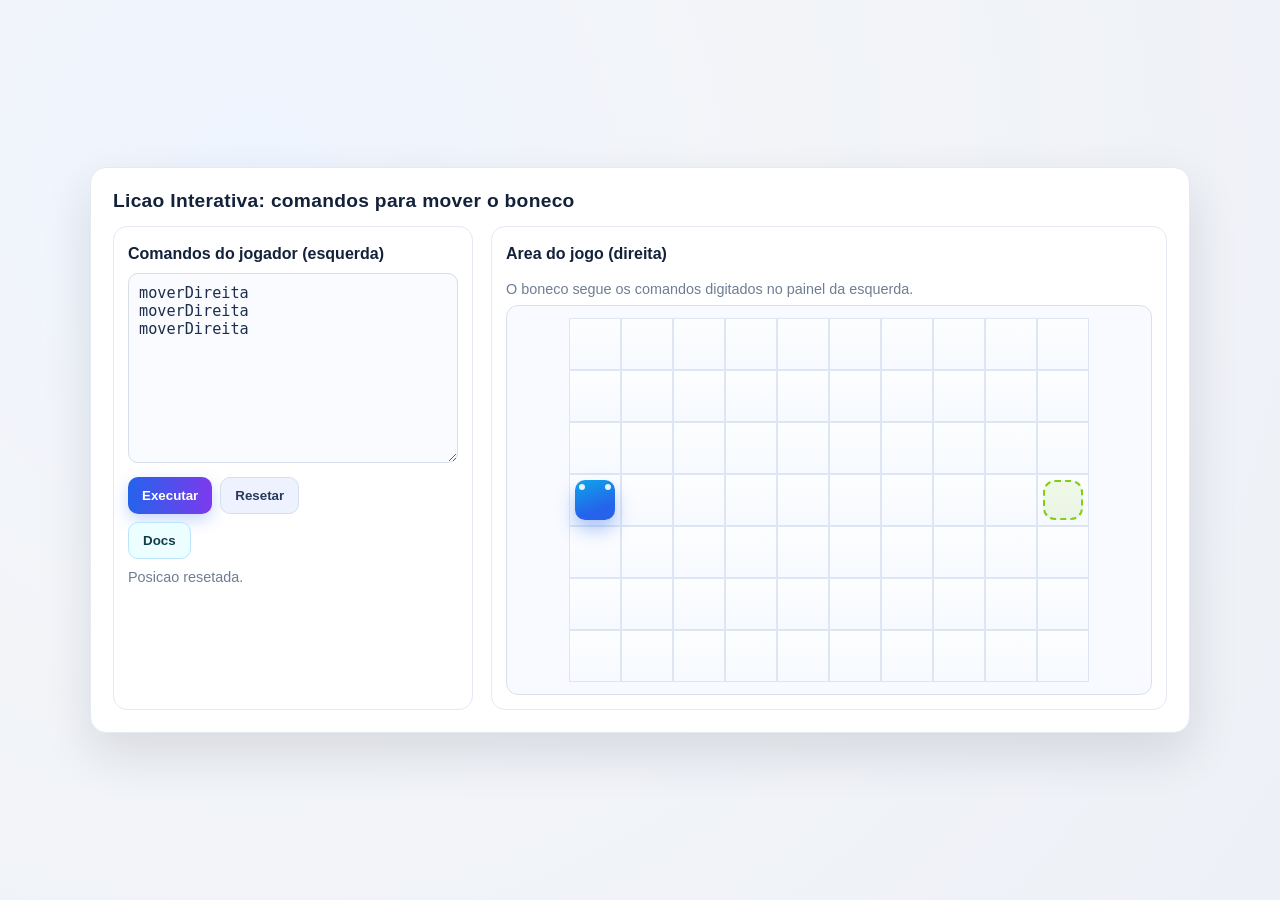
<file: Jogo de Lógica/pages/pagina1.html>
<!DOCTYPE html>
<html lang="pt-BR">
<head>
	<meta charset="UTF-8">
	<meta name="viewport" content="width=device-width, initial-scale=1.0">
	<title>Licao CSS - Comandos</title>
	<link rel="stylesheet" href="../assets/frontend/pagina1.css">
</head>
<body>
	<main class="game-shell">
		<h1 class="title">Licao Interativa: comandos para mover o boneco</h1>

		<section class="layout">
			<article class="panel">
				<h2>Comandos do jogador (esquerda)</h2>

				<textarea id="cmdInput" spellcheck="false">moverDireita
moverDireita
moverDireita</textarea>

				<div class="buttons">
					<button class="btn-run" id="runBtn" type="button">Executar</button>
					<button class="btn-reset" id="resetBtn" type="button">Resetar</button>
				</div>
				<button class="btn-docs" id="docsBtn" type="button">Docs</button>

				<p id="status" class="status">Pronto para executar.</p>

				<div id="errorPanel" class="error-panel hidden" role="alert" aria-live="assertive">
					<p class="error-panel-title">Funcao invalida detectada</p>
					<p id="errorPanelMsg" class="error-panel-msg"></p>
					<button class="error-panel-close" id="errorPanelClose" type="button">Fechar painel</button>
				</div>

				<div id="docsPanel" class="docs-panel hidden" role="dialog" aria-live="polite" aria-label="Documentacao de funcoes">
					<p class="docs-panel-title">Funcoes existentes</p>
					<ul class="docs-panel-list">
						<li>moverDireita</li>
						<li>moverEsquerda</li>
						<li>moverCima</li>
						<li>moverBaixo</li>
					</ul>
					<button class="docs-panel-close" id="docsPanelClose" type="button">Fechar Docs</button>
				</div>
			</article>

			<article class="panel arena-wrap">
				<h2>Area do jogo (direita)</h2>
				<p class="arena-info">O boneco segue os comandos digitados no painel da esquerda.</p>

				<div class="arena" id="arena">
					<div class="board" id="board">
						<div class="arena-grid" id="arenaGrid"></div>
						<div class="entity-cell" id="goalCell" aria-hidden="true">
							<div class="goal"></div>
						</div>
						<div class="entity-cell" id="botCell" aria-label="Boneco">
							<div class="bot"></div>
						</div>
					</div>
				</div>
			</article>
		</section>

		<div id="winPanel" class="win-panel hidden" role="dialog" aria-live="assertive" aria-label="Fase concluida">
			<div class="win-card">
				<p class="win-eyebrow">Fase 1</p>
				<h2 class="win-title">Fase concluida!</h2>
				<p id="winSummary" class="win-summary">Voce chegou ao objetivo.</p>

				<div id="starRating" class="star-rating" aria-label="Avaliacao da partida">
					<span class="star">&#9733;</span>
					<span class="star">&#9733;</span>
					<span class="star">&#9733;</span>
				</div>

				<div class="win-actions">
					<a class="btn-win" href="../index.html">Pagina Inicial</a>
					<a class="btn-win btn-next" href="pagina2.html">Proxima fase</a>
				</div>
			</div>
		</div>

		<div id="failPanel" class="fail-panel hidden" role="dialog" aria-live="assertive" aria-label="Falha na tentativa">
			<div class="fail-card">
				<h2 class="fail-title">Nao deu certo!</h2>
				<p class="fail-lead">Esses foram os problemas encontrados:</p>
				<ul class="fail-list">
					<li>Tom nao cumpriu todos os objetivos.</li>
				</ul>
				<div class="fail-actions">
					<button class="btn-fail-ok" id="failPanelOk" type="button">Ok</button>
				</div>
			</div>
		</div>
	</main>

	<script src="../assets/backend/pagina1.js"></script>
</body>
</html>
</file>
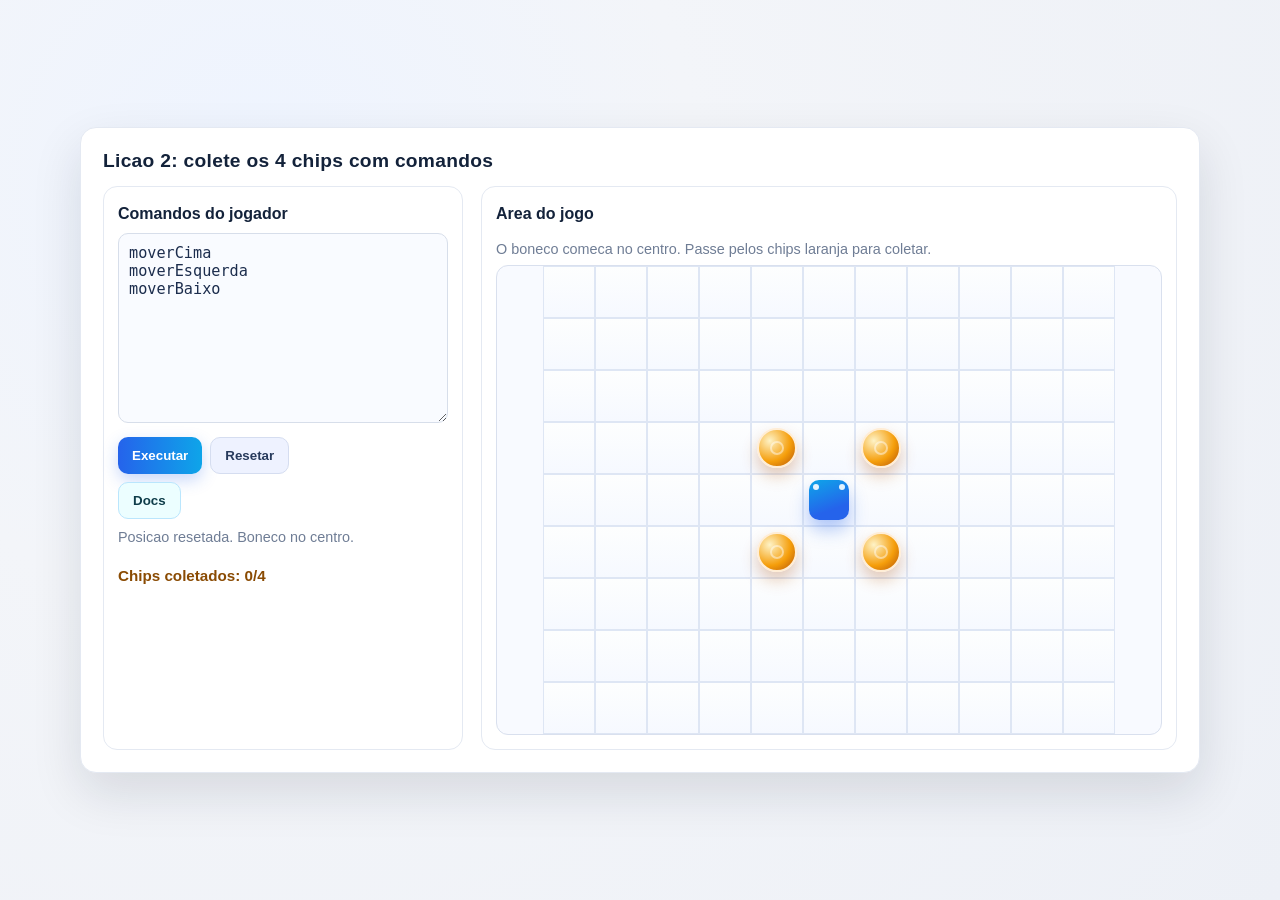
<file: Jogo de Lógica/pages/pagina2.html>
<!DOCTYPE html>
<html lang="pt-BR">
<head>
	<meta charset="UTF-8">
	<meta name="viewport" content="width=device-width, initial-scale=1.0">
	<title>Licao 2 - Coleta de Chips</title>
	<link rel="stylesheet" href="../assets/frontend/pagina2.css">
</head>
<body>
	<main class="game-shell">
		<h1 class="title">Licao 2: colete os 4 chips com comandos</h1>

		<section class="layout">
			<article class="panel">
				<h2>Comandos do jogador</h2>

				<textarea id="cmdInput" spellcheck="false">moverCima
moverEsquerda
moverBaixo</textarea>

				<div class="buttons">
					<button class="btn-run" id="runBtn" type="button">Executar</button>
					<button class="btn-reset" id="resetBtn" type="button">Resetar</button>
				</div>
				<button class="btn-docs" id="docsBtn" type="button">Docs</button>

				<p id="status" class="status">Colete todos os 4 chips para concluir.</p>
				<p id="chipCounter" class="chip-counter">Chips coletados: 0/4</p>

				<div id="errorPanel" class="error-panel hidden" role="alert" aria-live="assertive">
					<p class="error-panel-title">Funcao invalida detectada</p>
					<p id="errorPanelMsg" class="error-panel-msg"></p>
					<button class="error-panel-close" id="errorPanelClose" type="button">Fechar painel</button>
				</div>

				<div id="docsPanel" class="docs-panel hidden" role="dialog" aria-live="polite" aria-label="Documentacao de funcoes">
					<p class="docs-panel-title">Funcoes existentes</p>
					<ul class="docs-panel-list">
						<li>moverDireita</li>
						<li>moverEsquerda</li>
						<li>moverCima</li>
						<li>moverBaixo</li>
					</ul>
					<button class="docs-panel-close" id="docsPanelClose" type="button">Fechar Docs</button>
				</div>
			</article>

			<article class="panel arena-wrap">
				<h2>Area do jogo</h2>
				<p class="arena-info">O boneco comeca no centro. Passe pelos chips laranja para coletar.</p>

				<div class="arena" id="arena">
					<div class="board" id="board">
						<div class="arena-grid" id="arenaGrid"></div>
						<div class="chips-layer" id="chipsLayer" aria-hidden="true"></div>
						<div class="entity-cell" id="botCell" aria-label="Boneco">
							<div class="bot"></div>
						</div>
					</div>
				</div>
			</article>
		</section>

		<div id="winPanel" class="win-panel hidden" role="dialog" aria-live="assertive" aria-label="Licao 2 concluida">
			<div class="win-card">
				<p class="win-eyebrow">Licao 2</p>
				<h2 class="win-title">Fase concluida!</h2>
				<p id="winSummary" class="win-summary">Voce coletou os 4 chips.</p>

				<div id="starRating" class="star-rating stars-3" aria-label="Avaliacao da partida">
					<span class="star">&#9733;</span>
					<span class="star">&#9733;</span>
					<span class="star">&#9733;</span>
				</div>

				<div class="win-actions">
					<a class="btn-win" href="../index.html">Pagina Inicial</a>
					<a class="btn-win btn-next" href="pagina3.html">Proxima fase</a>
				</div>
			</div>
		</div>

		<div id="failPanel" class="fail-panel hidden" role="dialog" aria-live="assertive" aria-label="Falha na tentativa">
			<div class="fail-card">
				<h2 class="fail-title">Nao deu certo!</h2>
				<p class="fail-lead">Esses foram os problemas encontrados:</p>
				<ul class="fail-list">
					<li>Tom nao cumpriu todos os objetivos.</li>
				</ul>
				<div class="fail-actions">
					<button class="btn-fail-ok" id="failPanelOk" type="button">Ok</button>
				</div>
			</div>
		</div>
	</main>

	<script src="../assets/backend/pagina2.js"></script>
</body>
</html>
</file>
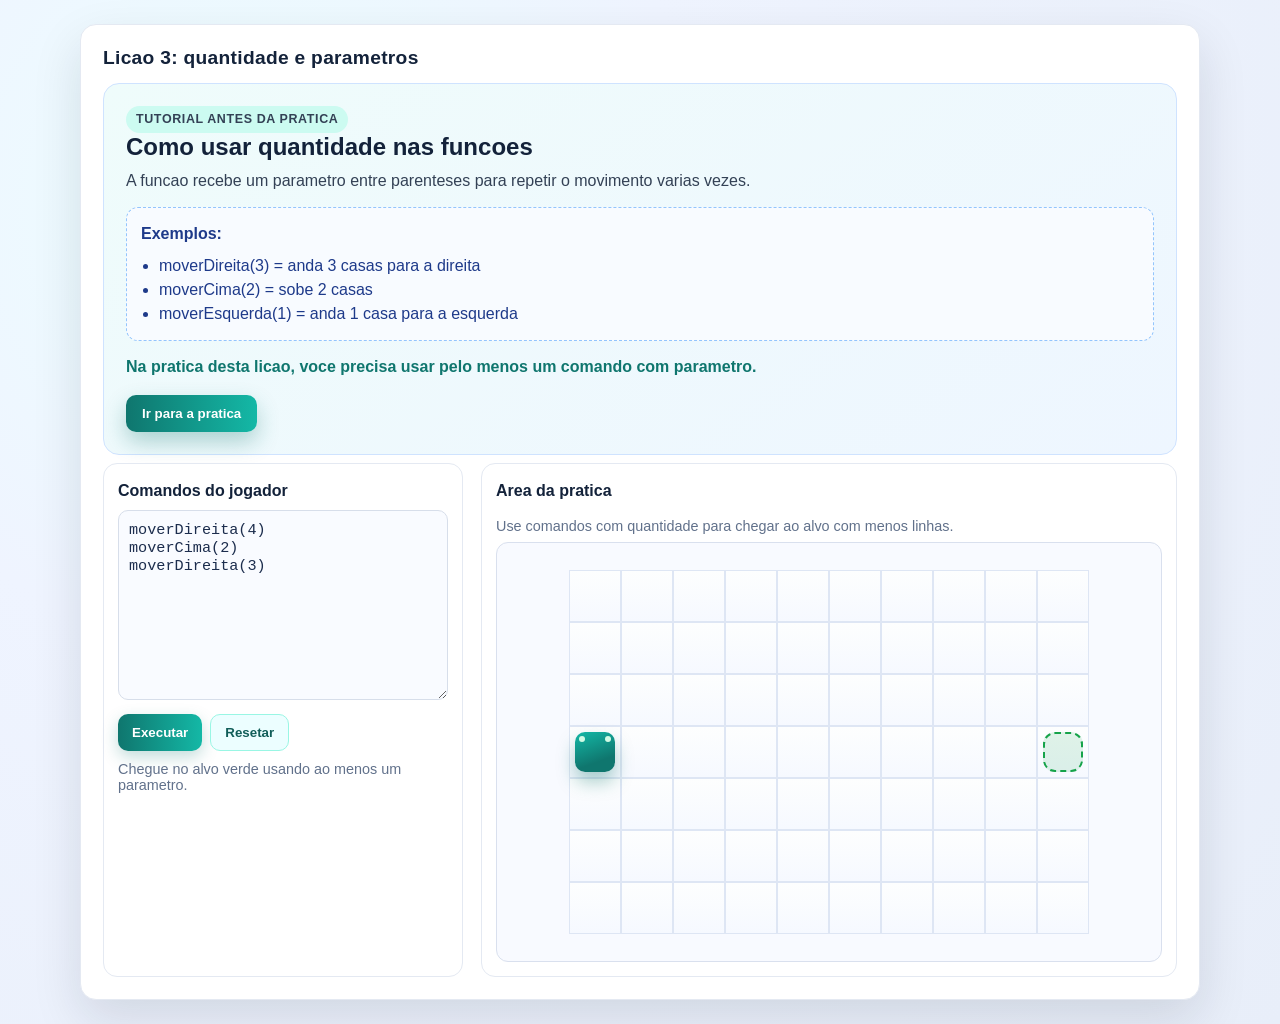
<file: Jogo de Lógica/pages/pagina3.html>
<!DOCTYPE html>
<html lang="pt-BR">
<head>
	<meta charset="UTF-8">
	<meta name="viewport" content="width=device-width, initial-scale=1.0">
	<title>Licao 3 - Quantidade e Parametros</title>
	<link rel="stylesheet" href="../assets/frontend/pagina3.css">
</head>
<body>
	<main class="game-shell">
		<h1 class="title">Licao 3: quantidade e parametros</h1>

		<section id="tutorialPanel" class="tutorial-panel">
			<p class="tutorial-tag">Tutorial antes da pratica</p>
			<h2>Como usar quantidade nas funcoes</h2>
			<p>
				A funcao recebe um parametro entre parenteses para repetir o movimento varias vezes.
			</p>
			<div class="tutorial-box">
				<p>Exemplos:</p>
				<ul>
					<li>moverDireita(3) = anda 3 casas para a direita</li>
					<li>moverCima(2) = sobe 2 casas</li>
					<li>moverEsquerda(1) = anda 1 casa para a esquerda</li>
				</ul>
			</div>
			<p class="tutorial-note">Na pratica desta licao, voce precisa usar pelo menos um comando com parametro.</p>
			<button id="startPracticeBtn" class="btn-start-practice" type="button">Ir para a pratica</button>
		</section>

		<section id="practicePanel" class="layout hidden">
			<article class="panel">
				<h2>Comandos do jogador</h2>

				<textarea id="cmdInput" spellcheck="false">moverDireita(4)
moverCima(2)
moverDireita(3)</textarea>

				<div class="buttons">
					<button class="btn-run" id="runBtn" type="button">Executar</button>
					<button class="btn-reset" id="resetBtn" type="button">Resetar</button>
				</div>

				<p id="status" class="status">Chegue no alvo verde usando ao menos um parametro.</p>

				<div id="errorPanel" class="error-panel hidden" role="alert" aria-live="assertive">
					<p class="error-panel-title">Comando invalido</p>
					<p id="errorPanelMsg" class="error-panel-msg"></p>
					<button class="error-panel-close" id="errorPanelClose" type="button">Fechar painel</button>
				</div>
			</article>

			<article class="panel arena-wrap">
				<h2>Area da pratica</h2>
				<p class="arena-info">Use comandos com quantidade para chegar ao alvo com menos linhas.</p>

				<div class="arena">
					<div class="board" id="board">
						<div class="arena-grid" id="arenaGrid"></div>
						<div class="entity-cell" id="goalCell" aria-hidden="true">
							<div class="goal"></div>
						</div>
						<div class="entity-cell" id="botCell" aria-label="Boneco">
							<div class="bot"></div>
						</div>
					</div>
				</div>
			</article>
		</section>

		<div id="winPanel" class="win-panel hidden" role="dialog" aria-live="assertive" aria-label="Licao 3 concluida">
			<div class="win-card">
				<p class="win-eyebrow">Licao 3</p>
				<h2 class="win-title">Fase concluida!</h2>
				<p id="winSummary" class="win-summary">Voce usou parametros e concluiu a pratica.</p>

				<div id="starRating" class="star-rating stars-3" aria-label="Avaliacao da partida">
					<span class="star">&#9733;</span>
					<span class="star">&#9733;</span>
					<span class="star">&#9733;</span>
				</div>

				<div class="win-actions">
					<a class="btn-win" href="../index.html">Pagina Inicial</a>
					<a class="btn-win btn-next" href="pagina4.html">Proxima fase</a>
				</div>
			</div>
		</div>

		<div id="failPanel" class="fail-panel hidden" role="dialog" aria-live="assertive" aria-label="Falha na tentativa">
			<div class="fail-card">
				<h2 class="fail-title">Nao deu certo!</h2>
				<p class="fail-lead">Esses foram os problemas encontrados:</p>
				<ul class="fail-list">
					<li>Tom nao cumpriu todos os objetivos.</li>
				</ul>
				<div class="fail-actions">
					<button class="btn-fail-ok" id="failPanelOk" type="button">Ok</button>
				</div>
			</div>
		</div>
	</main>

	<script src="../assets/backend/pagina3.js"></script>
</body>
</html>
</file>
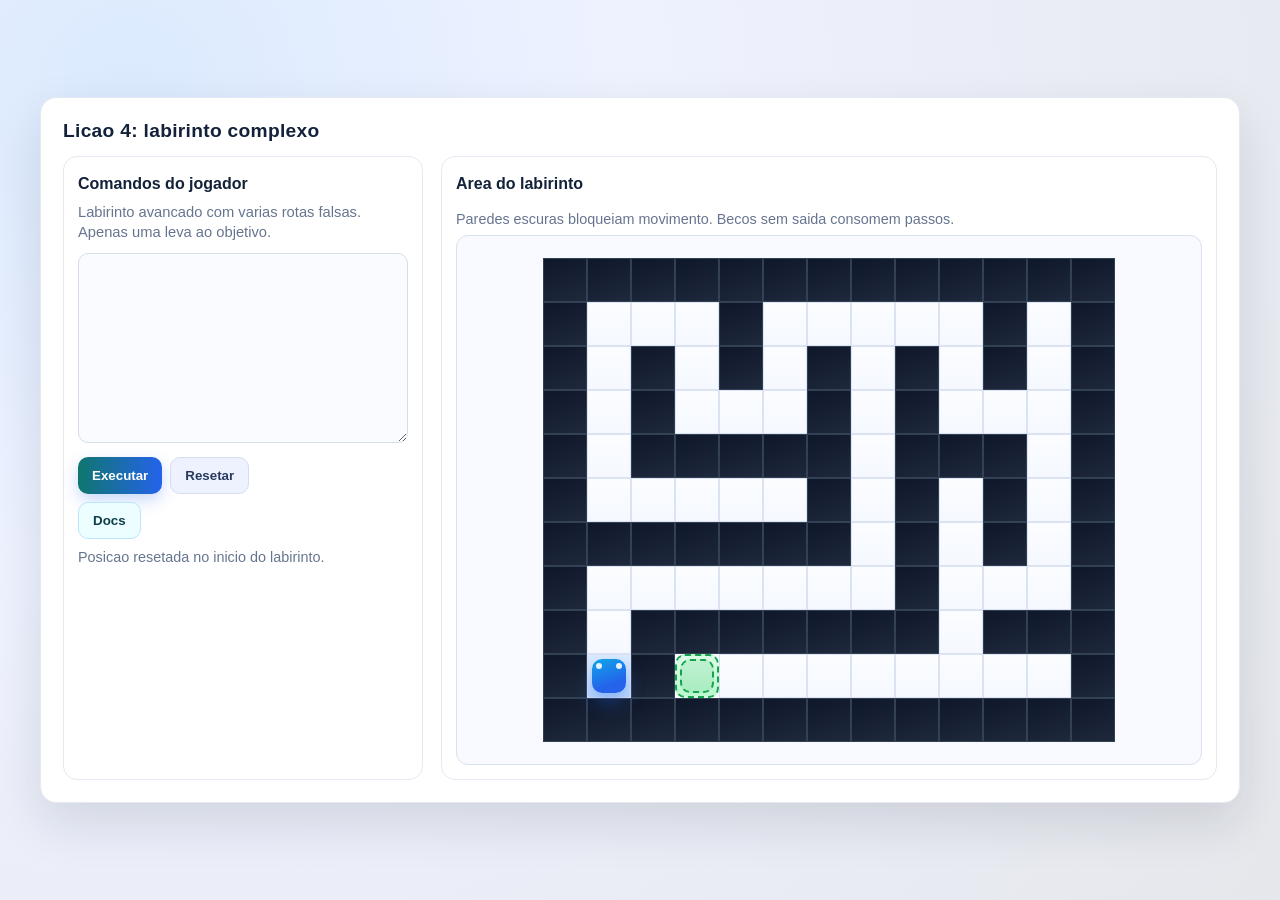
<file: Jogo de Lógica/pages/pagina4.html>
<!DOCTYPE html>
<html lang="pt-BR">
<head>
	<meta charset="UTF-8">
	<meta name="viewport" content="width=device-width, initial-scale=1.0">
	<title>Licao 4 - Labirinto Avancado</title>
	<link rel="stylesheet" href="../assets/frontend/pagina4.css">
</head>
<body>
	<main class="game-shell">
		<h1 class="title">Licao 4: labirinto complexo</h1>

		<section class="layout">
			<article class="panel">
				<h2>Comandos do jogador</h2>
				<p class="hint">Labirinto avancado com varias rotas falsas. Apenas uma leva ao objetivo.</p>

				<textarea id="cmdInput" spellcheck="false"></textarea>

				<div class="buttons">
					<button class="btn-run" id="runBtn" type="button">Executar</button>
					<button class="btn-reset" id="resetBtn" type="button">Resetar</button>
				</div>
				<button class="btn-docs" id="docsBtn" type="button">Docs</button>

				<p id="status" class="status">Chegue ao alvo verde pelo unico caminho correto.</p>

				<div id="errorPanel" class="error-panel hidden" role="alert" aria-live="assertive">
					<p class="error-panel-title">Comando invalido</p>
					<p id="errorPanelMsg" class="error-panel-msg"></p>
					<button class="error-panel-close" id="errorPanelClose" type="button">Fechar painel</button>
				</div>

				<div id="docsPanel" class="docs-panel hidden" role="dialog" aria-live="polite" aria-label="Documentacao de funcoes">
					<p class="docs-panel-title">Funcoes existentes</p>
					<ul class="docs-panel-list">
						<li>moverDireita</li>
						<li>moverEsquerda</li>
						<li>moverCima</li>
						<li>moverBaixo</li>
						<li>Com parametro: moverDireita(3)</li>
					</ul>
					<button class="docs-panel-close" id="docsPanelClose" type="button">Fechar Docs</button>
				</div>
			</article>

			<article class="panel arena-wrap">
				<h2>Area do labirinto</h2>
				<p class="arena-info">Paredes escuras bloqueiam movimento. Becos sem saida consomem passos.</p>

				<div class="arena" id="arena">
					<div class="board" id="board">
						<div class="arena-grid" id="arenaGrid"></div>
						<div class="entity-cell" id="goalCell" aria-hidden="true">
							<div class="goal"></div>
						</div>
						<div class="entity-cell" id="botCell" aria-label="Boneco">
							<div class="bot"></div>
						</div>
					</div>
				</div>
			</article>
		</section>

		<div id="winPanel" class="win-panel hidden" role="dialog" aria-live="assertive" aria-label="Licao 4 concluida">
			<div class="win-card">
				<p class="win-eyebrow">Licao 4</p>
				<h2 class="win-title">Fase concluida!</h2>
				<p id="winSummary" class="win-summary">Voce venceu o labirinto.</p>

				<div id="starRating" class="star-rating" aria-label="Avaliacao da partida">
					<span class="star">&#9733;</span>
					<span class="star">&#9733;</span>
					<span class="star">&#9733;</span>
				</div>

				<div class="win-actions">
					<a class="btn-win" href="../index.html">Pagina Inicial</a>
					<a class="btn-win btn-next" href="pagina5.html">Proxima fase</a>
				</div>
			</div>
		</div>

		<div id="failPanel" class="fail-panel hidden" role="dialog" aria-live="assertive" aria-label="Falha na tentativa">
			<div class="fail-card">
				<h2 class="fail-title">Nao deu certo!</h2>
				<p class="fail-lead">Esses foram os problemas encontrados:</p>
				<ul class="fail-list">
					<li>Voce nao cumpriu todos os objetivos.</li>
				</ul>
				<div class="fail-actions">
					<button class="btn-fail-ok" id="failPanelOk" type="button">Ok</button>
				</div>
			</div>
		</div>
	</main>

	<script src="../assets/backend/pagina4.js"></script>
</body>
</html>
</file>
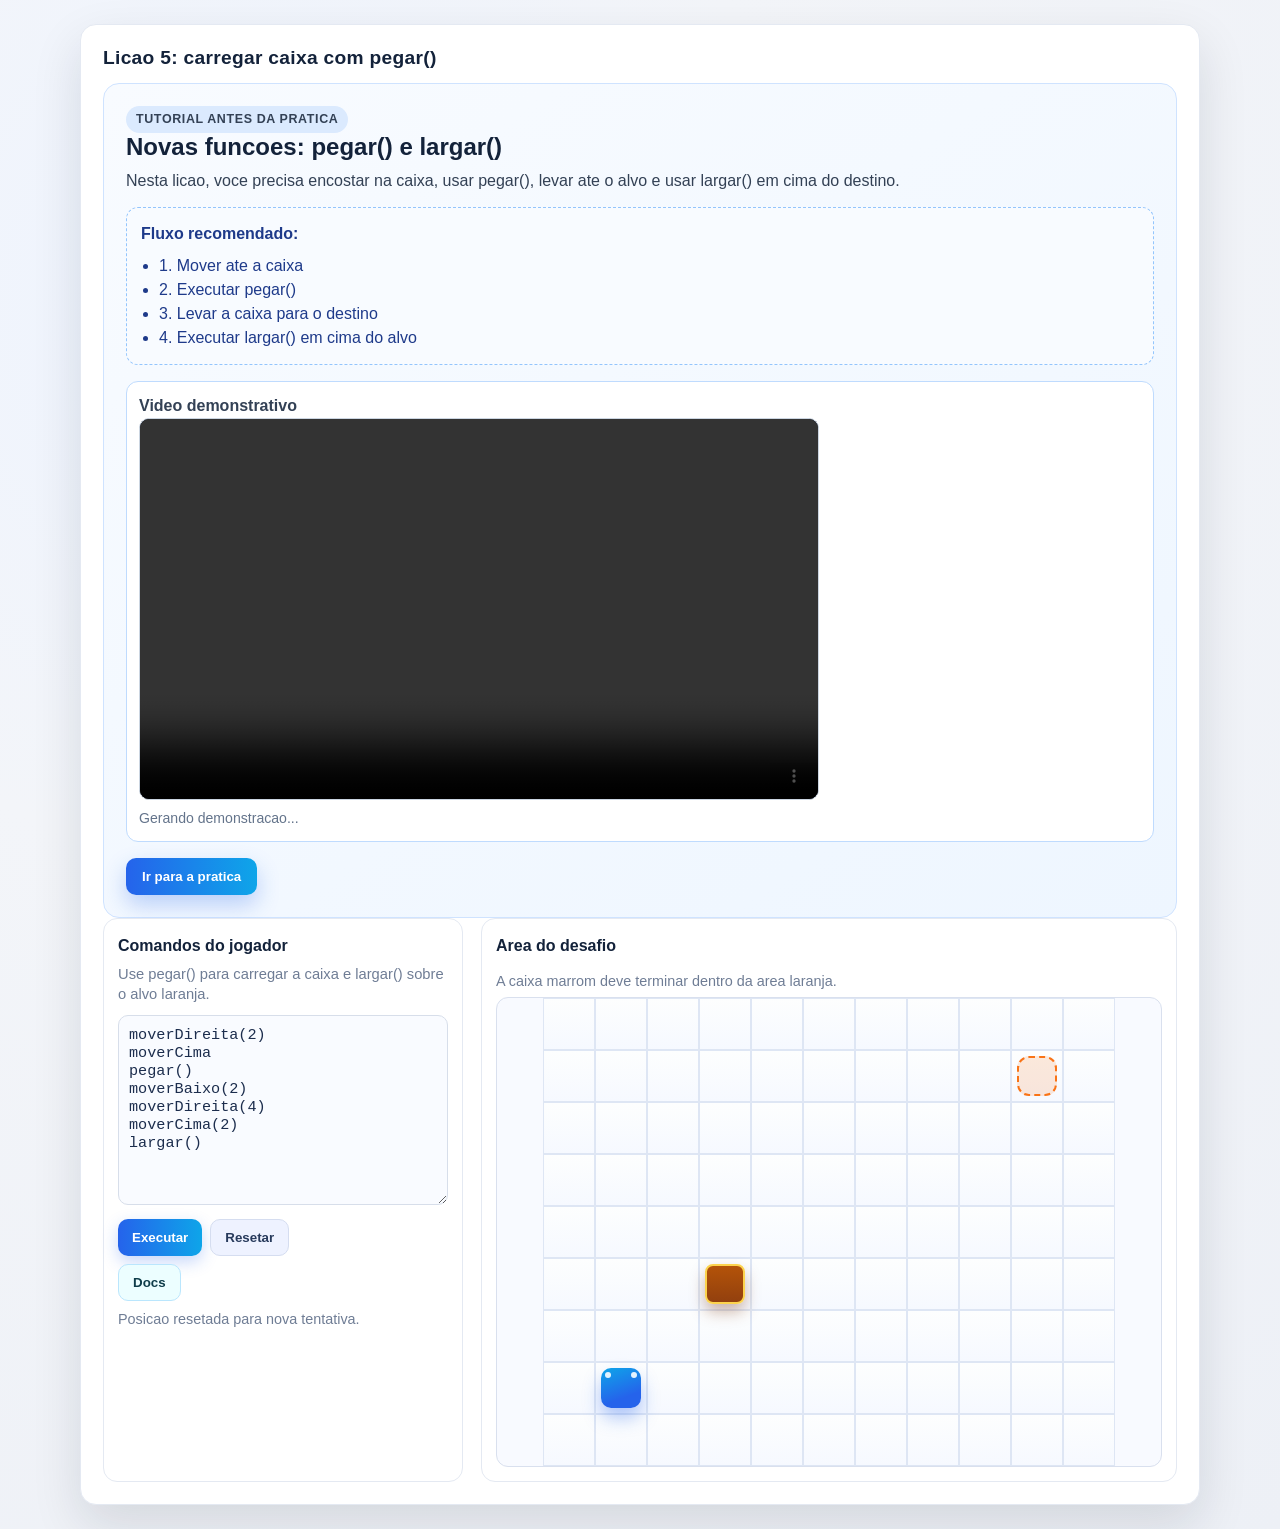
<file: Jogo de Lógica/pages/pagina5.html>
<!DOCTYPE html>
<html lang="pt-BR">
<head>
	<meta charset="UTF-8">
	<meta name="viewport" content="width=device-width, initial-scale=1.0">
	<title>Licao 5 - Funcao pegar()</title>
	<link rel="stylesheet" href="../assets/frontend/pagina5.css">
</head>
<body>
	<main class="game-shell">
		<h1 class="title">Licao 5: carregar caixa com pegar()</h1>

		<section id="tutorialPanel" class="tutorial-panel">
			<p class="tutorial-tag">Tutorial antes da pratica</p>
			<h2>Novas funcoes: pegar() e largar()</h2>
			<p>
				Nesta licao, voce precisa encostar na caixa, usar pegar(), levar ate o alvo e usar largar() em cima do destino.
			</p>
			<div class="tutorial-box">
				<p>Fluxo recomendado:</p>
				<ul>
					<li>1. Mover ate a caixa</li>
					<li>2. Executar pegar()</li>
					<li>3. Levar a caixa para o destino</li>
					<li>4. Executar largar() em cima do alvo</li>
				</ul>
			</div>

			<div class="tutorial-video-wrap">
				<p class="tutorial-video-title">Video demonstrativo</p>
				<video id="demoVideo" class="tutorial-video" controls muted loop playsinline></video>
				<p id="demoVideoNote" class="tutorial-video-note">Gerando demonstracao...</p>
			</div>

			<button id="startPracticeBtn" class="btn-start-practice" type="button">Ir para a pratica</button>
		</section>

		<section id="practicePanel" class="layout hidden">
			<article class="panel">
				<h2>Comandos do jogador</h2>
				<p class="hint">Use pegar() para carregar a caixa e largar() sobre o alvo laranja.</p>

				<textarea id="cmdInput" spellcheck="false">moverDireita(2)
moverCima
pegar()
moverBaixo(2)
moverDireita(4)
moverCima(2)
largar()</textarea>

				<div class="buttons">
					<button class="btn-run" id="runBtn" type="button">Executar</button>
					<button class="btn-reset" id="resetBtn" type="button">Resetar</button>
				</div>
				<button class="btn-docs" id="docsBtn" type="button">Docs</button>

				<p id="status" class="status">Objetivo: pegar a caixa e largar em cima do destino.</p>

				<div id="errorPanel" class="error-panel hidden" role="alert" aria-live="assertive">
					<p class="error-panel-title">Comando invalido</p>
					<p id="errorPanelMsg" class="error-panel-msg"></p>
					<button class="error-panel-close" id="errorPanelClose" type="button">Fechar painel</button>
				</div>

				<div id="docsPanel" class="docs-panel hidden" role="dialog" aria-live="polite" aria-label="Documentacao de funcoes">
					<p class="docs-panel-title">Funcoes existentes</p>
					<ul class="docs-panel-list">
						<li>moverDireita</li>
						<li>moverEsquerda</li>
						<li>moverCima</li>
						<li>moverBaixo</li>
						<li>Com parametro: moverDireita(3)</li>
						<li>Nova funcao: pegar()</li>
						<li>Nova funcao: largar()</li>
					</ul>
					<button class="docs-panel-close" id="docsPanelClose" type="button">Fechar Docs</button>
				</div>
			</article>

			<article class="panel arena-wrap">
				<h2>Area do desafio</h2>
				<p class="arena-info">A caixa marrom deve terminar dentro da area laranja.</p>

				<div class="arena" id="arena">
					<div class="board" id="board">
						<div class="arena-grid" id="arenaGrid"></div>
						<div class="entity-cell" id="targetCell" aria-hidden="true">
							<div class="target"></div>
						</div>
						<div class="entity-cell" id="boxCell" aria-label="Caixa">
							<div class="box"></div>
						</div>
						<div class="entity-cell" id="botCell" aria-label="Boneco">
							<div class="bot"></div>
						</div>
					</div>
				</div>
			</article>
		</section>

		<div id="winPanel" class="win-panel hidden" role="dialog" aria-live="assertive" aria-label="Licao 5 concluida">
			<div class="win-card">
				<p class="win-eyebrow">Licao 5</p>
				<h2 class="win-title">Fase concluida!</h2>
				<p id="winSummary" class="win-summary">Voce usou pegar() e largar() corretamente.</p>

				<div class="win-actions">
					<a class="btn-win" href="../index.html">Pagina Inicial</a>
					<a class="btn-win btn-next" href="pagina6.html">Proxima fase</a>
				</div>
			</div>
		</div>

		<div id="failPanel" class="fail-panel hidden" role="dialog" aria-live="assertive" aria-label="Falha na tentativa">
			<div class="fail-card">
				<h2 class="fail-title">Nao deu certo!</h2>
				<p class="fail-lead">Esses foram os problemas encontrados:</p>
				<ul class="fail-list">
					<li>Tom nao cumpriu todos os objetivos.</li>
				</ul>
				<div class="fail-actions">
					<button class="btn-fail-ok" id="failPanelOk" type="button">Ok</button>
				</div>
			</div>
		</div>
	</main>

	<script src="../assets/backend/pagina5.js"></script>
</body>
</html>
</file>
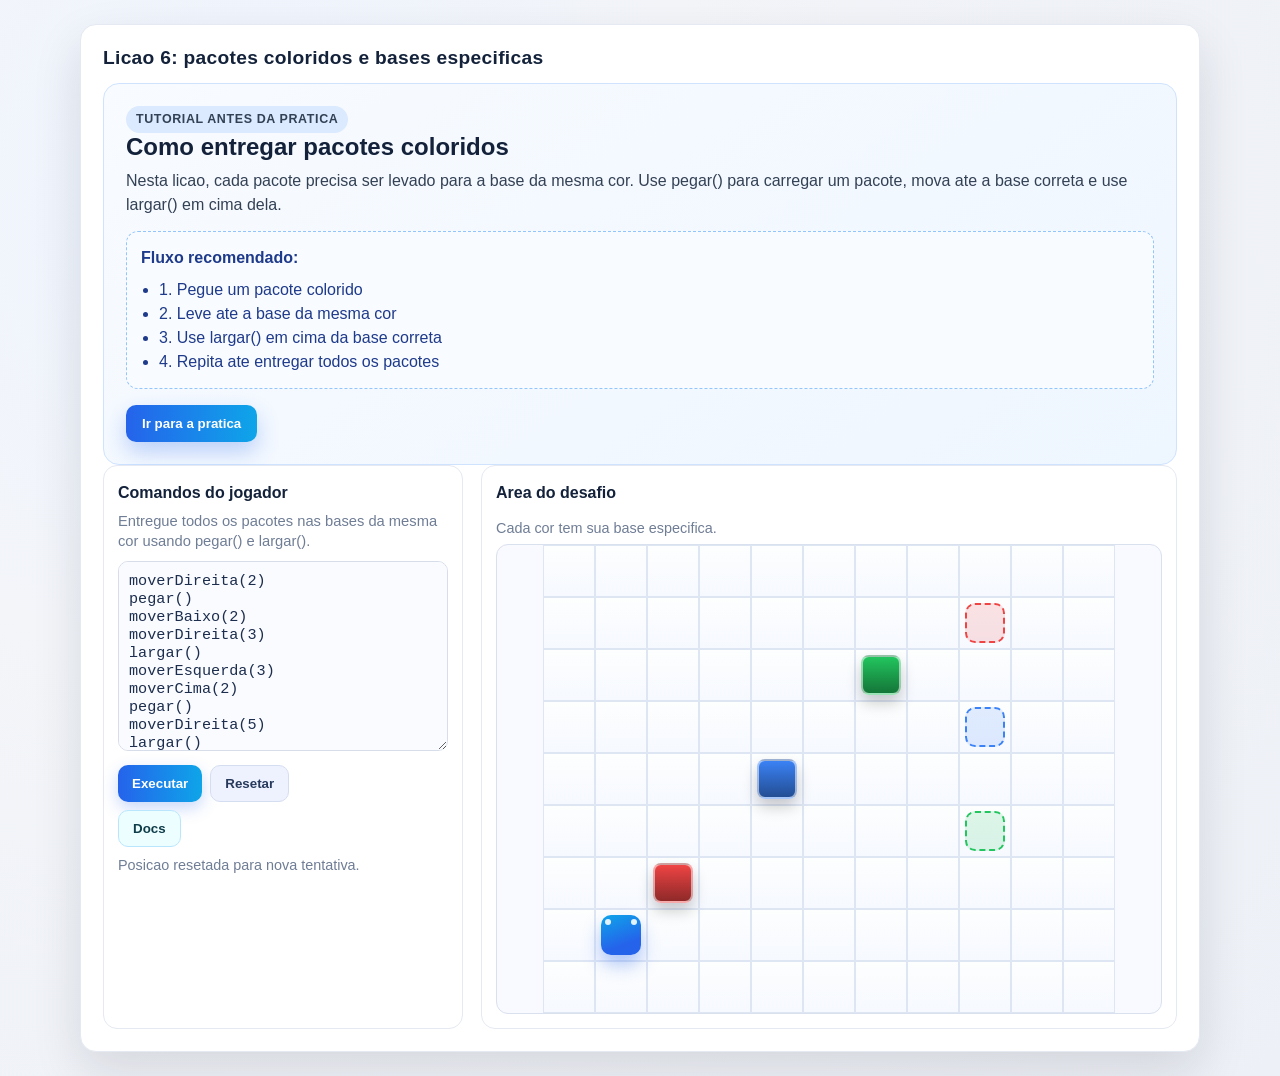
<file: Jogo de Lógica/pages/pagina6.html>
<!DOCTYPE html>
<html lang="pt-BR">
<head>
	<meta charset="UTF-8">
	<meta name="viewport" content="width=device-width, initial-scale=1.0">
	<title>Licao 6 - Pacotes coloridos</title>
	<link rel="stylesheet" href="../assets/frontend/pagina6.css">
</head>
<body>
	<main class="game-shell">
		<h1 class="title">Licao 6: pacotes coloridos e bases especificas</h1>

		<section id="tutorialPanel" class="tutorial-panel">
			<p class="tutorial-tag">Tutorial antes da pratica</p>
			<h2>Como entregar pacotes coloridos</h2>
			<p>
				Nesta licao, cada pacote precisa ser levado para a base da mesma cor.
				Use pegar() para carregar um pacote, mova ate a base correta e use largar() em cima dela.
			</p>
			<div class="tutorial-box">
				<p>Fluxo recomendado:</p>
				<ul>
					<li>1. Pegue um pacote colorido</li>
					<li>2. Leve ate a base da mesma cor</li>
					<li>3. Use largar() em cima da base correta</li>
					<li>4. Repita ate entregar todos os pacotes</li>
				</ul>
			</div>
			<button id="startPracticeBtn" class="btn-start-practice" type="button">Ir para a pratica</button>
		</section>

		<section id="practicePanel" class="layout hidden">
			<article class="panel">
				<h2>Comandos do jogador</h2>
				<p class="hint">Entregue todos os pacotes nas bases da mesma cor usando pegar() e largar().</p>

				<textarea id="cmdInput" spellcheck="false">moverDireita(2)
pegar()
moverBaixo(2)
moverDireita(3)
largar()
moverEsquerda(3)
moverCima(2)
pegar()
moverDireita(5)
largar()</textarea>

				<div class="buttons">
					<button class="btn-run" id="runBtn" type="button">Executar</button>
					<button class="btn-reset" id="resetBtn" type="button">Resetar</button>
				</div>
				<button class="btn-docs" id="docsBtn" type="button">Docs</button>

				<p id="status" class="status">Objetivo: entregar todos os pacotes nas bases corretas.</p>

				<div id="errorPanel" class="error-panel hidden" role="alert" aria-live="assertive">
					<p class="error-panel-title">Comando invalido</p>
					<p id="errorPanelMsg" class="error-panel-msg"></p>
					<button class="error-panel-close" id="errorPanelClose" type="button">Fechar painel</button>
				</div>

				<div id="docsPanel" class="docs-panel hidden" role="dialog" aria-live="polite" aria-label="Documentacao de funcoes">
					<p class="docs-panel-title">Funcoes existentes</p>
					<ul class="docs-panel-list">
						<li>moverDireita</li>
						<li>moverEsquerda</li>
						<li>moverCima</li>
						<li>moverBaixo</li>
						<li>Com parametro: moverDireita(3)</li>
						<li>Nova funcao: pegar()</li>
						<li>Nova funcao: largar()</li>
					</ul>
					<button class="docs-panel-close" id="docsPanelClose" type="button">Fechar Docs</button>
				</div>
			</article>

			<article class="panel arena-wrap">
				<h2>Area do desafio</h2>
				<p class="arena-info">Cada cor tem sua base especifica.</p>

				<div class="arena" id="arena">
					<div class="board" id="board">
						<div class="arena-grid" id="arenaGrid"></div>
						<div class="base-layer" id="baseLayer" aria-hidden="true"></div>
						<div class="package-layer" id="packageLayer" aria-hidden="true"></div>
						<div class="entity-cell" id="botCell" aria-label="Boneco">
							<div class="bot"></div>
						</div>
					</div>
				</div>
			</article>
		</section>

		<div id="winPanel" class="win-panel hidden" role="dialog" aria-live="assertive" aria-label="Licao 6 concluida">
			<div class="win-card">
				<p class="win-eyebrow">Licao 6</p>
				<h2 class="win-title">Fase concluida!</h2>
				<p id="winSummary" class="win-summary">Voce entregou todos os pacotes corretamente.</p>

				<div class="win-actions">
					<a class="btn-win" href="../index.html">Pagina Inicial</a>
					<a class="btn-win btn-next" href="pagina7.html">Proxima fase</a>
				</div>
			</div>
		</div>

		<div id="failPanel" class="fail-panel hidden" role="dialog" aria-live="assertive" aria-label="Falha na tentativa">
			<div class="fail-card">
				<h2 class="fail-title">Nao deu certo!</h2>
				<p class="fail-lead">Esses foram os problemas encontrados:</p>
				<ul class="fail-list">
					<li>Tom nao cumpriu todos os objetivos.</li>
				</ul>
				<div class="fail-actions">
					<button class="btn-fail-ok" id="failPanelOk" type="button">Ok</button>
				</div>
			</div>
		</div>
	</main>

	<script src="../assets/backend/pagina6.js"></script>
</body>
</html>
</file>
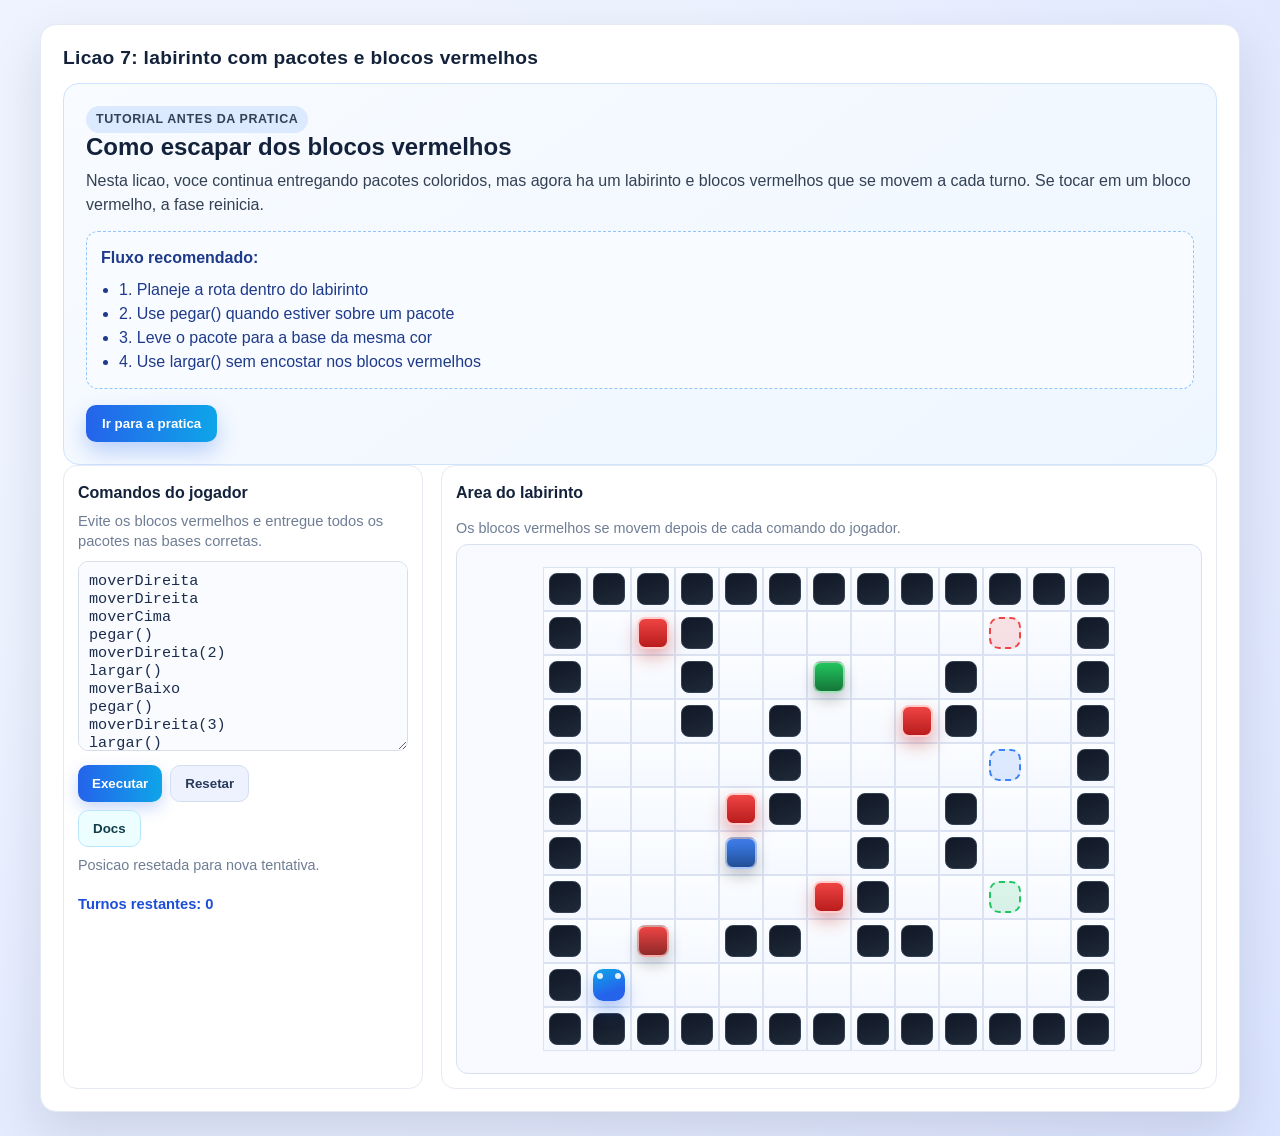
<file: Jogo de Lógica/pages/pagina7.html>
<!DOCTYPE html>
<html lang="pt-BR">
<head>
	<meta charset="UTF-8">
	<meta name="viewport" content="width=device-width, initial-scale=1.0">
	<title>Licao 7 - Labirinto com pacotes</title>
	<link rel="stylesheet" href="../assets/frontend/pagina7.css">
</head>
<body>
	<main class="game-shell">
		<h1 class="title">Licao 7: labirinto com pacotes e blocos vermelhos</h1>

		<section id="tutorialPanel" class="tutorial-panel">
			<p class="tutorial-tag">Tutorial antes da pratica</p>
			<h2>Como escapar dos blocos vermelhos</h2>
			<p>
				Nesta licao, voce continua entregando pacotes coloridos, mas agora ha um labirinto e blocos vermelhos que se movem a cada turno.
				Se tocar em um bloco vermelho, a fase reinicia.
			</p>
			<div class="tutorial-box">
				<p>Fluxo recomendado:</p>
				<ul>
					<li>1. Planeje a rota dentro do labirinto</li>
					<li>2. Use pegar() quando estiver sobre um pacote</li>
					<li>3. Leve o pacote para a base da mesma cor</li>
					<li>4. Use largar() sem encostar nos blocos vermelhos</li>
				</ul>
			</div>
			<button id="startPracticeBtn" class="btn-start-practice" type="button">Ir para a pratica</button>
		</section>

		<section id="practicePanel" class="layout hidden">
			<article class="panel">
				<h2>Comandos do jogador</h2>
				<p class="hint">Evite os blocos vermelhos e entregue todos os pacotes nas bases corretas.</p>

				<textarea id="cmdInput" spellcheck="false">moverDireita
moverDireita
moverCima
pegar()
moverDireita(2)
largar()
moverBaixo
pegar()
moverDireita(3)
largar()</textarea>

				<div class="buttons">
					<button class="btn-run" id="runBtn" type="button">Executar</button>
					<button class="btn-reset" id="resetBtn" type="button">Resetar</button>
				</div>
				<button class="btn-docs" id="docsBtn" type="button">Docs</button>

				<p id="status" class="status">Objetivo: entregar todos os pacotes e sobreviver ao labirinto.</p>
				<p id="turnCounter" class="turn-counter">Turnos restantes: 0</p>

				<div id="errorPanel" class="error-panel hidden" role="alert" aria-live="assertive">
					<p class="error-panel-title">Comando invalido</p>
					<p id="errorPanelMsg" class="error-panel-msg"></p>
					<button class="error-panel-close" id="errorPanelClose" type="button">Fechar painel</button>
				</div>

				<div id="docsPanel" class="docs-panel hidden" role="dialog" aria-live="polite" aria-label="Documentacao de funcoes">
					<p class="docs-panel-title">Funcoes existentes</p>
					<ul class="docs-panel-list">
						<li>moverDireita</li>
						<li>moverEsquerda</li>
						<li>moverCima</li>
						<li>moverBaixo</li>
						<li>Com parametro: moverDireita(3)</li>
						<li>Nova funcao: pegar()</li>
						<li>Nova funcao: largar()</li>
					</ul>
					<button class="docs-panel-close" id="docsPanelClose" type="button">Fechar Docs</button>
				</div>
			</article>

			<article class="panel arena-wrap">
				<h2>Area do labirinto</h2>
				<p class="arena-info">Os blocos vermelhos se movem depois de cada comando do jogador.</p>

				<div class="arena" id="arena">
					<div class="board" id="board">
						<div class="arena-grid" id="arenaGrid"></div>
						<div class="maze-layer" id="mazeLayer" aria-hidden="true"></div>
						<div class="base-layer" id="baseLayer" aria-hidden="true"></div>
						<div class="package-layer" id="packageLayer" aria-hidden="true"></div>
						<div class="hazard-layer" id="hazardLayer" aria-hidden="true"></div>
						<div class="entity-cell" id="botCell" aria-label="Boneco">
							<div class="bot"></div>
						</div>
					</div>
				</div>
			</article>
		</section>

		<div id="winPanel" class="win-panel hidden" role="dialog" aria-live="assertive" aria-label="Licao 7 concluida">
			<div class="win-card">
				<p class="win-eyebrow">Licao 7</p>
				<h2 class="win-title">Fase concluida!</h2>
				<p id="winSummary" class="win-summary">Voce entregou tudo e sobreviveu ao labirinto.</p>

				<div class="win-actions">
					<a class="btn-win" href="../index.html">Pagina Inicial</a>
					<a class="btn-win btn-next" href="pagina7.html">Tentar novamente</a>
				</div>
			</div>
		</div>

		<div id="failPanel" class="fail-panel hidden" role="dialog" aria-live="assertive" aria-label="Falha na tentativa">
			<div class="fail-card">
				<h2 class="fail-title">Nao deu certo!</h2>
				<p class="fail-lead">Esses foram os problemas encontrados:</p>
				<ul class="fail-list">
					<li>Tom nao cumpriu todos os objetivos.</li>
				</ul>
				<div class="fail-actions">
					<button class="btn-fail-ok" id="failPanelOk" type="button">Ok</button>
				</div>
			</div>
		</div>
	</main>

	<script src="../assets/backend/pagina7.js"></script>
</body>
</html>
</file>
<file: Jogo de Lógica/assets/frontend/pagina1.css>
:root {
	--bg: #f3f5f9;
	--panel: #ffffff;
	--line: #d7deea;
	--text: #13223a;
	--muted: #6f7d95;
	--primary: #2563eb;
	--primary-2: #7c3aed;
	--ok: #16a34a;
	--danger: #dc2626;
}

* {
	box-sizing: border-box;
}

body {
	margin: 0;
	min-height: 100vh;
	display: grid;
	place-items: center;
	background: radial-gradient(circle at 20% 20%, #eef4ff 0%, var(--bg) 35%, #edf0f6 100%);
	color: var(--text);
	font-family: "Segoe UI", Tahoma, Geneva, Verdana, sans-serif;
	padding: 24px;
}

.game-shell {
	width: min(1100px, 100%);
	background: var(--panel);
	border: 1px solid #e4e9f2;
	border-radius: 16px;
	box-shadow: 0 20px 50px rgba(15, 23, 42, 0.12);
	padding: 22px;
}

.title {
	margin: 0 0 14px;
	font-size: 1.2rem;
	letter-spacing: 0.3px;
}

.layout {
	display: grid;
	grid-template-columns: 360px 1fr;
	gap: 18px;
	align-items: stretch;
}

.panel {
	border: 1px solid #e4e9f2;
	border-radius: 14px;
	background: #fff;
	min-height: 420px;
	padding: 14px;
}

.panel h2 {
	margin: 4px 0 10px;
	font-size: 1rem;
}

.hint {
	margin: 0 0 10px;
	color: var(--muted);
	font-size: 0.92rem;
	line-height: 1.35;
}

#cmdInput {
	width: 100%;
	min-height: 190px;
	resize: vertical;
	border: 1px solid var(--line);
	border-radius: 10px;
	padding: 10px;
	font-size: 0.95rem;
	font-family: Consolas, Monaco, monospace;
	color: #1c2d4d;
	background: #f9fbff;
	outline: none;
}

#cmdInput:focus {
	border-color: #8cb2ff;
	box-shadow: 0 0 0 3px rgba(37, 99, 235, 0.12);
}

.buttons {
	margin-top: 10px;
	display: flex;
	gap: 8px;
	flex-wrap: wrap;
}

button {
	border: none;
	border-radius: 10px;
	padding: 10px 14px;
	font-weight: 600;
	cursor: pointer;
	transition: transform 0.15s ease, box-shadow 0.15s ease;
}

button:hover {
	transform: translateY(-1px);
}

.btn-run {
	background: linear-gradient(90deg, var(--primary), var(--primary-2));
	color: #fff;
	box-shadow: 0 6px 16px rgba(37, 99, 235, 0.25);
}

.btn-reset {
	background: #eef2ff;
	color: #273a5c;
	border: 1px solid #d5ddf0;
}

.btn-docs {
	margin-top: 8px;
	background: #ecfeff;
	color: #0f3d4a;
	border: 1px solid #bae6fd;
}

.status {
	margin-top: 10px;
	min-height: 24px;
	font-size: 0.9rem;
	color: var(--muted);
}

.status.ok {
	color: var(--ok);
}

.status.err {
	color: var(--danger);
}

.error-panel {
	margin-top: 12px;
	padding: 12px;
	border: 1px solid #fecaca;
	background: #fef2f2;
	border-radius: 10px;
}

.error-panel.hidden {
	display: none;
}

.error-panel-title {
	font-weight: 700;
	color: #b91c1c;
	margin: 0 0 6px;
}

.error-panel-msg {
	margin: 0;
	color: #7f1d1d;
	font-size: 0.92rem;
}

.error-panel-close {
	margin-top: 10px;
	padding: 8px 10px;
	background: #fee2e2;
	border: 1px solid #fecaca;
	color: #7f1d1d;
}

.docs-panel {
	margin-top: 12px;
	padding: 12px;
	border: 1px solid #bae6fd;
	background: #f0f9ff;
	border-radius: 10px;
}

.docs-panel.hidden {
	display: none;
}

.docs-panel-title {
	font-weight: 700;
	color: #0c4a6e;
	margin: 0 0 6px;
}

.docs-panel-list {
	margin: 0;
	padding-left: 18px;
	color: #075985;
	font-size: 0.93rem;
	line-height: 1.45;
}

.docs-panel-close {
	margin-top: 10px;
	padding: 8px 10px;
	background: #e0f2fe;
	border: 1px solid #bae6fd;
	color: #0c4a6e;
}

.win-panel {
	position: fixed;
	inset: 0;
	background: rgba(8, 15, 30, 0.58);
	backdrop-filter: blur(2px);
	display: grid;
	place-items: center;
	padding: 20px;
	z-index: 30;
}

.win-panel.hidden {
	display: none;
}

.fail-panel {
	position: fixed;
	inset: 0;
	background: rgba(8, 15, 30, 0.44);
	backdrop-filter: blur(2px);
	display: grid;
	place-items: center;
	padding: 20px;
	z-index: 32;
}

.fail-panel.hidden {
	display: none;
}

.fail-card {
	width: min(520px, 100%);
	background: #f3f4f6;
	border: 1px solid #d1d5db;
	border-radius: 12px;
	padding: 18px 16px 14px;
	box-shadow: 0 18px 36px rgba(15, 23, 42, 0.28);
	color: #111827;
}

.fail-title {
	margin: 0;
	font-size: 2rem;
	line-height: 1.1;
	font-weight: 700;
}

.fail-lead {
	margin: 12px 0 8px;
	font-size: 1.05rem;
	color: #374151;
}

.fail-list {
	margin: 0 0 14px;
	padding-left: 20px;
	font-size: 1.05rem;
	color: #111827;
}

.fail-actions {
	display: flex;
	justify-content: flex-end;
}

.btn-fail-ok {
	background: #0d9488;
	color: #ffffff;
	padding: 10px 18px;
	border-radius: 6px;
	font-weight: 700;
	border: none;
	box-shadow: 0 8px 16px rgba(13, 148, 136, 0.28);
}

.btn-fail-ok:hover {
	transform: translateY(-1px);
}

.win-card {
	width: min(460px, 100%);
	background: #ffffff;
	border: 1px solid #d8e3f5;
	border-radius: 18px;
	padding: 20px;
	box-shadow: 0 24px 50px rgba(15, 23, 42, 0.35);
	text-align: center;
}

.win-eyebrow {
	margin: 0;
	font-size: 0.86rem;
	letter-spacing: 0.08em;
	text-transform: uppercase;
	color: #475569;
}

.win-title {
	margin: 6px 0;
	font-size: 1.6rem;
	color: #111827;
}

.win-summary {
	margin: 0;
	color: #334155;
	font-size: 0.96rem;
}

.star-rating {
	margin-top: 14px;
	font-size: 2rem;
	letter-spacing: 8px;
	line-height: 1;
	user-select: none;
	color: #d4dae5;
}

.star-rating.stars-1 .star:nth-child(1),
.star-rating.stars-2 .star:nth-child(-n + 2),
.star-rating.stars-3 .star:nth-child(-n + 3) {
	color: #f59e0b;
	text-shadow: 0 6px 18px rgba(245, 158, 11, 0.35);
}

.win-actions {
	margin-top: 16px;
	display: flex;
	gap: 10px;
	justify-content: center;
	flex-wrap: wrap;
}

.btn-win {
	text-decoration: none;
	padding: 10px 14px;
	border-radius: 10px;
	border: 1px solid #cbd5e1;
	background: #eef2ff;
	color: #1e293b;
	font-weight: 700;
	transition: transform 0.15s ease, box-shadow 0.15s ease;
}

.btn-win:hover {
	transform: translateY(-1px);
	box-shadow: 0 10px 18px rgba(30, 41, 59, 0.15);
}

.btn-next {
	background: linear-gradient(90deg, #16a34a, #22c55e);
	border: none;
	color: #ffffff;
}

.arena-wrap {
	display: grid;
	grid-template-rows: auto 1fr;
	gap: 8px;
}

.arena-info {
	color: var(--muted);
	font-size: 0.9rem;
	margin: 0;
}

.arena {
	position: relative;
	border: 1px solid #d9e0ee;
	border-radius: 12px;
	background: #f8faff;
	min-height: 390px;
	overflow: auto;
	display: grid;
	place-items: center;
}

.board {
	position: relative;
	width: calc(var(--cols) * var(--cell-size));
	height: calc(var(--rows) * var(--cell-size));
}

.arena-grid {
	position: absolute;
	inset: 0;
	display: grid;
	grid-template-columns: repeat(var(--cols), var(--cell-size));
	grid-template-rows: repeat(var(--rows), var(--cell-size));
}

.grid-cell {
	border: 1px solid #deE6f4;
	background: linear-gradient(180deg, #fdfefe, #f6f9ff);
}

.entity-cell {
	position: absolute;
	width: var(--cell-size);
	height: var(--cell-size);
	padding: 6px;
	transition: transform 0.22s ease;
}

.bot {
	width: 100%;
	height: 100%;
	border-radius: 10px;
	background: linear-gradient(160deg, #0ea5e9, #2563eb 70%);
	box-shadow: 0 10px 18px rgba(37, 99, 235, 0.35);
}

.bot::before,
.bot::after {
	content: "";
	position: absolute;
	top: 10px;
	width: 6px;
	height: 6px;
	border-radius: 50%;
	background: #e2f3ff;
}

.bot::before { left: 10px; }
.bot::after { right: 10px; }

.goal {
	width: 100%;
	height: 100%;
	border-radius: 12px;
	border: 2px dashed #84cc16;
	background: rgba(132, 204, 22, 0.1);
}

@media (max-width: 900px) {
	.layout {
		grid-template-columns: 1fr;
	}

	.panel {
		min-height: auto;
	}

	.arena {
		min-height: 320px;
		justify-items: start;
	}

	.win-card {
		padding: 16px;
	}

	.star-rating {
		font-size: 1.8rem;
		letter-spacing: 5px;
	}
}
</file>
<file: Jogo de Lógica/assets/frontend/pagina2.css>
:root {
	--bg: #f3f5f9;
	--panel: #ffffff;
	--line: #d7deea;
	--text: #13223a;
	--muted: #6f7d95;
	--primary: #2563eb;
	--primary-2: #0ea5e9;
	--ok: #16a34a;
	--danger: #dc2626;
}

* {
	box-sizing: border-box;
}

body {
	margin: 0;
	min-height: 100vh;
	display: grid;
	place-items: center;
	background: radial-gradient(circle at 20% 20%, #eef4ff 0%, var(--bg) 35%, #edf0f6 100%);
	color: var(--text);
	font-family: "Segoe UI", Tahoma, Geneva, Verdana, sans-serif;
	padding: 24px;
}

.game-shell {
	width: min(1120px, 100%);
	background: var(--panel);
	border: 1px solid #e4e9f2;
	border-radius: 16px;
	box-shadow: 0 20px 50px rgba(15, 23, 42, 0.12);
	padding: 22px;
}

.title {
	margin: 0 0 14px;
	font-size: 1.2rem;
	letter-spacing: 0.3px;
}

.layout {
	display: grid;
	grid-template-columns: 360px 1fr;
	gap: 18px;
	align-items: stretch;
}

.panel {
	border: 1px solid #e4e9f2;
	border-radius: 14px;
	background: #fff;
	min-height: 420px;
	padding: 14px;
}

.panel h2 {
	margin: 4px 0 10px;
	font-size: 1rem;
}

#cmdInput {
	width: 100%;
	min-height: 190px;
	resize: vertical;
	border: 1px solid var(--line);
	border-radius: 10px;
	padding: 10px;
	font-size: 0.95rem;
	font-family: Consolas, Monaco, monospace;
	color: #1c2d4d;
	background: #f9fbff;
	outline: none;
}

#cmdInput:focus {
	border-color: #8cb2ff;
	box-shadow: 0 0 0 3px rgba(37, 99, 235, 0.12);
}

.buttons {
	margin-top: 10px;
	display: flex;
	gap: 8px;
	flex-wrap: wrap;
}

button {
	border: none;
	border-radius: 10px;
	padding: 10px 14px;
	font-weight: 600;
	cursor: pointer;
	transition: transform 0.15s ease, box-shadow 0.15s ease;
}

button:hover {
	transform: translateY(-1px);
}

.btn-run {
	background: linear-gradient(90deg, var(--primary), var(--primary-2));
	color: #fff;
	box-shadow: 0 6px 16px rgba(37, 99, 235, 0.25);
}

.btn-reset {
	background: #eef2ff;
	color: #273a5c;
	border: 1px solid #d5ddf0;
}

.btn-docs {
	margin-top: 8px;
	background: #ecfeff;
	color: #0f3d4a;
	border: 1px solid #bae6fd;
}

.status {
	margin-top: 10px;
	min-height: 24px;
	font-size: 0.9rem;
	color: var(--muted);
}

.status.ok {
	color: var(--ok);
}

.status.err {
	color: var(--danger);
}

.chip-counter {
	margin: 0;
	font-size: 0.95rem;
	font-weight: 700;
	color: #8a4b03;
}

.chip-counter.done {
	color: var(--ok);
}

.error-panel {
	margin-top: 12px;
	padding: 12px;
	border: 1px solid #fecaca;
	background: #fef2f2;
	border-radius: 10px;
}

.error-panel.hidden {
	display: none;
}

.error-panel-title {
	font-weight: 700;
	color: #b91c1c;
	margin: 0 0 6px;
}

.error-panel-msg {
	margin: 0;
	color: #7f1d1d;
	font-size: 0.92rem;
}

.error-panel-close {
	margin-top: 10px;
	padding: 8px 10px;
	background: #fee2e2;
	border: 1px solid #fecaca;
	color: #7f1d1d;
}

.docs-panel {
	margin-top: 12px;
	padding: 12px;
	border: 1px solid #bae6fd;
	background: #f0f9ff;
	border-radius: 10px;
}

.docs-panel.hidden {
	display: none;
}

.docs-panel-title {
	font-weight: 700;
	color: #0c4a6e;
	margin: 0 0 6px;
}

.docs-panel-list {
	margin: 0;
	padding-left: 18px;
	color: #075985;
	font-size: 0.93rem;
	line-height: 1.45;
}

.docs-panel-close {
	margin-top: 10px;
	padding: 8px 10px;
	background: #e0f2fe;
	border: 1px solid #bae6fd;
	color: #0c4a6e;
}

.arena-wrap {
	display: grid;
	grid-template-rows: auto 1fr;
	gap: 8px;
}

.arena-info {
	color: var(--muted);
	font-size: 0.9rem;
	margin: 0;
}

.arena {
	position: relative;
	border: 1px solid #d9e0ee;
	border-radius: 12px;
	background: #f8faff;
	min-height: 460px;
	overflow: auto;
	display: grid;
	place-items: center;
}

.board {
	position: relative;
	width: calc(var(--cols) * var(--cell-size));
	height: calc(var(--rows) * var(--cell-size));
}

.arena-grid {
	position: absolute;
	inset: 0;
	display: grid;
	grid-template-columns: repeat(var(--cols), var(--cell-size));
	grid-template-rows: repeat(var(--rows), var(--cell-size));
}

.grid-cell {
	border: 1px solid #dee6f4;
	background: linear-gradient(180deg, #fdfefe, #f6f9ff);
}

.chips-layer {
	position: absolute;
	inset: 0;
	pointer-events: none;
}

.entity-cell,
.chip-cell {
	position: absolute;
	width: var(--cell-size);
	height: var(--cell-size);
	padding: 6px;
	transition: transform 0.22s ease, opacity 0.2s ease;
}

.bot {
	width: 100%;
	height: 100%;
	border-radius: 10px;
	background: linear-gradient(160deg, #0ea5e9, #2563eb 70%);
	box-shadow: 0 10px 18px rgba(37, 99, 235, 0.35);
}

.bot::before,
.bot::after {
	content: "";
	position: absolute;
	top: 10px;
	width: 6px;
	height: 6px;
	border-radius: 50%;
	background: #e2f3ff;
}

.bot::before { left: 10px; }
.bot::after { right: 10px; }

.chip {
	width: 100%;
	height: 100%;
	border-radius: 50%;
	background: radial-gradient(circle at 30% 30%, #fef3c7 0%, #f59e0b 58%, #b45309 100%);
	border: 2px solid #ffedd5;
	box-shadow: 0 8px 16px rgba(180, 83, 9, 0.3);
	position: relative;
}

.chip::after {
	content: "";
	position: absolute;
	inset: 30%;
	border-radius: 50%;
	border: 2px solid rgba(255, 255, 255, 0.45);
}

.chip-cell.collected {
	opacity: 0;
	transform: scale(0.2);
}

.win-panel {
	position: fixed;
	inset: 0;
	background: rgba(8, 15, 30, 0.58);
	backdrop-filter: blur(2px);
	display: grid;
	place-items: center;
	padding: 20px;
	z-index: 30;
}

.win-panel.hidden {
	display: none;
}

.fail-panel {
	position: fixed;
	inset: 0;
	background: rgba(8, 15, 30, 0.44);
	backdrop-filter: blur(2px);
	display: grid;
	place-items: center;
	padding: 20px;
	z-index: 32;
}

.fail-panel.hidden {
	display: none;
}

.fail-card {
	width: min(520px, 100%);
	background: #f3f4f6;
	border: 1px solid #d1d5db;
	border-radius: 12px;
	padding: 18px 16px 14px;
	box-shadow: 0 18px 36px rgba(15, 23, 42, 0.28);
	color: #111827;
}

.fail-title {
	margin: 0;
	font-size: 2rem;
	line-height: 1.1;
	font-weight: 700;
}

.fail-lead {
	margin: 12px 0 8px;
	font-size: 1.05rem;
	color: #374151;
}

.fail-list {
	margin: 0 0 14px;
	padding-left: 20px;
	font-size: 1.05rem;
	color: #111827;
}

.fail-actions {
	display: flex;
	justify-content: flex-end;
}

.btn-fail-ok {
	background: #0d9488;
	color: #ffffff;
	padding: 10px 18px;
	border-radius: 6px;
	font-weight: 700;
	border: none;
	box-shadow: 0 8px 16px rgba(13, 148, 136, 0.28);
}

.btn-fail-ok:hover {
	transform: translateY(-1px);
}

.win-card {
	width: min(460px, 100%);
	background: #ffffff;
	border: 1px solid #d8e3f5;
	border-radius: 18px;
	padding: 20px;
	box-shadow: 0 24px 50px rgba(15, 23, 42, 0.35);
	text-align: center;
}

.win-eyebrow {
	margin: 0;
	font-size: 0.86rem;
	letter-spacing: 0.08em;
	text-transform: uppercase;
	color: #475569;
}

.win-title {
	margin: 6px 0;
	font-size: 1.6rem;
	color: #111827;
}

.win-summary {
	margin: 0;
	color: #334155;
	font-size: 0.96rem;
}

.star-rating {
	margin-top: 14px;
	font-size: 2rem;
	letter-spacing: 8px;
	line-height: 1;
	user-select: none;
	color: #d4dae5;
}

.star-rating.stars-1 .star:nth-child(1),
.star-rating.stars-2 .star:nth-child(-n + 2),
.star-rating.stars-3 .star:nth-child(-n + 3) {
	color: #f59e0b;
	text-shadow: 0 6px 18px rgba(245, 158, 11, 0.35);
}

.win-actions {
	margin-top: 16px;
	display: flex;
	gap: 10px;
	justify-content: center;
	flex-wrap: wrap;
}

.btn-win {
	text-decoration: none;
	padding: 10px 14px;
	border-radius: 10px;
	border: 1px solid #cbd5e1;
	background: #eef2ff;
	color: #1e293b;
	font-weight: 700;
	transition: transform 0.15s ease, box-shadow 0.15s ease;
}

.btn-win:hover {
	transform: translateY(-1px);
	box-shadow: 0 10px 18px rgba(30, 41, 59, 0.15);
}

.btn-next {
	background: linear-gradient(90deg, #16a34a, #22c55e);
	border: none;
	color: #ffffff;
}

@media (max-width: 900px) {
	.layout {
		grid-template-columns: 1fr;
	}

	.panel {
		min-height: auto;
	}

	.arena {
		min-height: 360px;
		justify-items: start;
	}

	.star-rating {
		font-size: 1.8rem;
		letter-spacing: 5px;
	}
}
</file>
<file: Jogo de Lógica/assets/frontend/pagina3.css>
:root {
	--bg: #eff4ff;
	--panel: #ffffff;
	--line: #d7deea;
	--text: #13223a;
	--muted: #61718b;
	--primary: #0f766e;
	--primary-2: #14b8a6;
	--ok: #16a34a;
	--danger: #dc2626;
}

* {
	box-sizing: border-box;
}

body {
	margin: 0;
	min-height: 100vh;
	display: grid;
	place-items: center;
	background: radial-gradient(circle at 20% 20%, #ecfeff 0%, var(--bg) 34%, #e8eef9 100%);
	color: var(--text);
	font-family: "Segoe UI", Tahoma, Geneva, Verdana, sans-serif;
	padding: 24px;
}

.game-shell {
	width: min(1120px, 100%);
	background: var(--panel);
	border: 1px solid #e4e9f2;
	border-radius: 16px;
	box-shadow: 0 20px 50px rgba(15, 23, 42, 0.12);
	padding: 22px;
}

.title {
	margin: 0 0 14px;
	font-size: 1.2rem;
	letter-spacing: 0.3px;
}

.hidden {
	display: none;
}

.tutorial-panel {
	border: 1px solid #cfe3ff;
	border-radius: 16px;
	background: linear-gradient(145deg, #effcfb, #eef6ff);
	padding: 22px;
}

.tutorial-tag {
	display: inline-block;
	padding: 4px 10px;
	border-radius: 999px;
	background: #ccfbf1;
	color: #115e59;
	font-weight: 700;
	font-size: 0.78rem;
	text-transform: uppercase;
	letter-spacing: 0.05em;
	margin: 0 0 10px;
}

.tutorial-panel h2 {
	margin: 0 0 8px;
}

.tutorial-panel p {
	margin: 0;
	line-height: 1.5;
	color: #334155;
}

.tutorial-box {
	margin-top: 14px;
	padding: 14px;
	border-radius: 12px;
	border: 1px dashed #93c5fd;
	background: #f8fbff;
}

.tutorial-box p {
	margin: 0 0 8px;
	font-weight: 700;
	color: #1e3a8a;
}

.tutorial-box ul {
	margin: 0;
	padding-left: 18px;
	color: #1e3a8a;
	line-height: 1.5;
}

.tutorial-note {
	margin-top: 14px !important;
	font-weight: 600;
	color: #0f766e !important;
}

.btn-start-practice {
	margin-top: 16px;
	border: none;
	border-radius: 10px;
	padding: 11px 16px;
	font-weight: 700;
	cursor: pointer;
	background: linear-gradient(90deg, var(--primary), var(--primary-2));
	color: #ffffff;
	box-shadow: 0 10px 22px rgba(15, 118, 110, 0.3);
	transition: transform 0.15s ease;
}

.btn-start-practice:hover {
	transform: translateY(-1px);
}

.layout {
	display: grid;
	grid-template-columns: 360px 1fr;
	gap: 18px;
	align-items: stretch;
	margin-top: 8px;
}

.panel {
	border: 1px solid #e4e9f2;
	border-radius: 14px;
	background: #fff;
	min-height: 420px;
	padding: 14px;
}

.panel h2 {
	margin: 4px 0 10px;
	font-size: 1rem;
}

#cmdInput {
	width: 100%;
	min-height: 190px;
	resize: vertical;
	border: 1px solid var(--line);
	border-radius: 10px;
	padding: 10px;
	font-size: 0.95rem;
	font-family: Consolas, Monaco, monospace;
	color: #1c2d4d;
	background: #f9fbff;
	outline: none;
}

#cmdInput:focus {
	border-color: #67e8f9;
	box-shadow: 0 0 0 3px rgba(20, 184, 166, 0.14);
}

.buttons {
	margin-top: 10px;
	display: flex;
	gap: 8px;
	flex-wrap: wrap;
}

button {
	border: none;
	border-radius: 10px;
	padding: 10px 14px;
	font-weight: 600;
	cursor: pointer;
	transition: transform 0.15s ease, box-shadow 0.15s ease;
}

button:hover {
	transform: translateY(-1px);
}

.btn-run {
	background: linear-gradient(90deg, var(--primary), var(--primary-2));
	color: #fff;
	box-shadow: 0 6px 16px rgba(15, 118, 110, 0.25);
}

.btn-reset {
	background: #ecfeff;
	color: #115e59;
	border: 1px solid #99f6e4;
}

.status {
	margin-top: 10px;
	min-height: 24px;
	font-size: 0.9rem;
	color: var(--muted);
}

.status.ok {
	color: var(--ok);
}

.status.err {
	color: var(--danger);
}

.error-panel {
	margin-top: 12px;
	padding: 12px;
	border: 1px solid #fecaca;
	background: #fef2f2;
	border-radius: 10px;
}

.error-panel.hidden {
	display: none;
}

.error-panel-title {
	font-weight: 700;
	color: #b91c1c;
	margin: 0 0 6px;
}

.error-panel-msg {
	margin: 0;
	color: #7f1d1d;
	font-size: 0.92rem;
}

.error-panel-close {
	margin-top: 10px;
	padding: 8px 10px;
	background: #fee2e2;
	border: 1px solid #fecaca;
	color: #7f1d1d;
}

.arena-wrap {
	display: grid;
	grid-template-rows: auto 1fr;
	gap: 8px;
}

.arena-info {
	color: var(--muted);
	font-size: 0.9rem;
	margin: 0;
}

.arena {
	position: relative;
	border: 1px solid #d9e0ee;
	border-radius: 12px;
	background: #f8faff;
	min-height: 420px;
	overflow: auto;
	display: grid;
	place-items: center;
}

.board {
	position: relative;
	width: calc(var(--cols) * var(--cell-size));
	height: calc(var(--rows) * var(--cell-size));
}

.arena-grid {
	position: absolute;
	inset: 0;
	display: grid;
	grid-template-columns: repeat(var(--cols), var(--cell-size));
	grid-template-rows: repeat(var(--rows), var(--cell-size));
}

.grid-cell {
	border: 1px solid #dee6f4;
	background: linear-gradient(180deg, #fdfefe, #f6f9ff);
}

.entity-cell {
	position: absolute;
	width: var(--cell-size);
	height: var(--cell-size);
	padding: 6px;
	transition: transform 0.22s ease;
}

.bot {
	width: 100%;
	height: 100%;
	border-radius: 10px;
	background: linear-gradient(160deg, #14b8a6, #0f766e 70%);
	box-shadow: 0 10px 18px rgba(15, 118, 110, 0.35);
}

.bot::before,
.bot::after {
	content: "";
	position: absolute;
	top: 10px;
	width: 6px;
	height: 6px;
	border-radius: 50%;
	background: #d1fae5;
}

.bot::before { left: 10px; }
.bot::after { right: 10px; }

.goal {
	width: 100%;
	height: 100%;
	border-radius: 12px;
	border: 2px dashed #16a34a;
	background: rgba(22, 163, 74, 0.12);
}

.win-panel {
	position: fixed;
	inset: 0;
	background: rgba(8, 15, 30, 0.58);
	backdrop-filter: blur(2px);
	display: grid;
	place-items: center;
	padding: 20px;
	z-index: 30;
}

.win-panel.hidden {
	display: none;
}

.fail-panel {
	position: fixed;
	inset: 0;
	background: rgba(8, 15, 30, 0.44);
	backdrop-filter: blur(2px);
	display: grid;
	place-items: center;
	padding: 20px;
	z-index: 32;
}

.fail-panel.hidden {
	display: none;
}

.fail-card {
	width: min(520px, 100%);
	background: #f3f4f6;
	border: 1px solid #d1d5db;
	border-radius: 12px;
	padding: 18px 16px 14px;
	box-shadow: 0 18px 36px rgba(15, 23, 42, 0.28);
	color: #111827;
}

.fail-title {
	margin: 0;
	font-size: 2rem;
	line-height: 1.1;
	font-weight: 700;
}

.fail-lead {
	margin: 12px 0 8px;
	font-size: 1.05rem;
	color: #374151;
}

.fail-list {
	margin: 0 0 14px;
	padding-left: 20px;
	font-size: 1.05rem;
	color: #111827;
}

.fail-actions {
	display: flex;
	justify-content: flex-end;
}

.btn-fail-ok {
	background: #0d9488;
	color: #ffffff;
	padding: 10px 18px;
	border-radius: 6px;
	font-weight: 700;
	border: none;
	box-shadow: 0 8px 16px rgba(13, 148, 136, 0.28);
}

.btn-fail-ok:hover {
	transform: translateY(-1px);
}

.win-card {
	width: min(460px, 100%);
	background: #ffffff;
	border: 1px solid #d8e3f5;
	border-radius: 18px;
	padding: 20px;
	box-shadow: 0 24px 50px rgba(15, 23, 42, 0.35);
	text-align: center;
}

.win-eyebrow {
	margin: 0;
	font-size: 0.86rem;
	letter-spacing: 0.08em;
	text-transform: uppercase;
	color: #475569;
}

.win-title {
	margin: 6px 0;
	font-size: 1.6rem;
	color: #111827;
}

.win-summary {
	margin: 0;
	color: #334155;
	font-size: 0.96rem;
}

.star-rating {
	margin-top: 14px;
	font-size: 2rem;
	letter-spacing: 8px;
	line-height: 1;
	user-select: none;
	color: #d4dae5;
}

.star-rating.stars-1 .star:nth-child(1),
.star-rating.stars-2 .star:nth-child(-n + 2),
.star-rating.stars-3 .star:nth-child(-n + 3) {
	color: #f59e0b;
	text-shadow: 0 6px 18px rgba(245, 158, 11, 0.35);
}

.win-actions {
	margin-top: 16px;
	display: flex;
	gap: 10px;
	justify-content: center;
	flex-wrap: wrap;
}

.btn-win {
	text-decoration: none;
	padding: 10px 14px;
	border-radius: 10px;
	border: 1px solid #cbd5e1;
	background: #eef2ff;
	color: #1e293b;
	font-weight: 700;
	transition: transform 0.15s ease, box-shadow 0.15s ease;
}

.btn-win:hover {
	transform: translateY(-1px);
	box-shadow: 0 10px 18px rgba(30, 41, 59, 0.15);
}

.btn-next {
	background: linear-gradient(90deg, #16a34a, #22c55e);
	border: none;
	color: #ffffff;
}

@media (max-width: 900px) {
	.layout {
		grid-template-columns: 1fr;
	}

	.panel {
		min-height: auto;
	}

	.arena {
		min-height: 320px;
		justify-items: start;
	}

	.star-rating {
		font-size: 1.8rem;
		letter-spacing: 5px;
	}
}
</file>
<file: Jogo de Lógica/assets/frontend/pagina4.css>
:root {
	--bg: #eef2ff;
	--panel: #ffffff;
	--line: #d7deea;
	--text: #13223a;
	--muted: #66758f;
	--primary: #0f766e;
	--primary-2: #2563eb;
	--ok: #16a34a;
	--danger: #dc2626;
}

* {
	box-sizing: border-box;
}

body {
	margin: 0;
	min-height: 100vh;
	display: grid;
	place-items: center;
	background: radial-gradient(circle at 10% 10%, #dbeafe 0%, var(--bg) 35%, #e5e7eb 100%);
	color: var(--text);
	font-family: "Segoe UI", Tahoma, Geneva, Verdana, sans-serif;
	padding: 24px;
}

.game-shell {
	width: min(1200px, 100%);
	background: var(--panel);
	border: 1px solid #e4e9f2;
	border-radius: 16px;
	box-shadow: 0 20px 50px rgba(15, 23, 42, 0.12);
	padding: 22px;
}

.title {
	margin: 0 0 14px;
	font-size: 1.2rem;
	letter-spacing: 0.3px;
}

.layout {
	display: grid;
	grid-template-columns: 360px 1fr;
	gap: 18px;
	align-items: stretch;
}

.panel {
	border: 1px solid #e4e9f2;
	border-radius: 14px;
	background: #fff;
	min-height: 420px;
	padding: 14px;
}

.panel h2 {
	margin: 4px 0 10px;
	font-size: 1rem;
}

.hint {
	margin: 0 0 10px;
	color: var(--muted);
	font-size: 0.92rem;
	line-height: 1.35;
}

#cmdInput {
	width: 100%;
	min-height: 190px;
	resize: vertical;
	border: 1px solid var(--line);
	border-radius: 10px;
	padding: 10px;
	font-size: 0.95rem;
	font-family: Consolas, Monaco, monospace;
	color: #1c2d4d;
	background: #f9fbff;
	outline: none;
}

#cmdInput:focus {
	border-color: #8cb2ff;
	box-shadow: 0 0 0 3px rgba(37, 99, 235, 0.12);
}

.buttons {
	margin-top: 10px;
	display: flex;
	gap: 8px;
	flex-wrap: wrap;
}

button {
	border: none;
	border-radius: 10px;
	padding: 10px 14px;
	font-weight: 600;
	cursor: pointer;
	transition: transform 0.15s ease, box-shadow 0.15s ease;
}

button:hover {
	transform: translateY(-1px);
}

.btn-run {
	background: linear-gradient(90deg, var(--primary), var(--primary-2));
	color: #fff;
	box-shadow: 0 6px 16px rgba(37, 99, 235, 0.25);
}

.btn-reset {
	background: #eef2ff;
	color: #273a5c;
	border: 1px solid #d5ddf0;
}

.btn-docs {
	margin-top: 8px;
	background: #ecfeff;
	color: #0f3d4a;
	border: 1px solid #bae6fd;
}

.status {
	margin-top: 10px;
	min-height: 24px;
	font-size: 0.9rem;
	color: var(--muted);
}

.status.ok {
	color: var(--ok);
}

.status.err {
	color: var(--danger);
}

.error-panel {
	margin-top: 12px;
	padding: 12px;
	border: 1px solid #fecaca;
	background: #fef2f2;
	border-radius: 10px;
}

.error-panel.hidden {
	display: none;
}

.error-panel-title {
	font-weight: 700;
	color: #b91c1c;
	margin: 0 0 6px;
}

.error-panel-msg {
	margin: 0;
	color: #7f1d1d;
	font-size: 0.92rem;
}

.error-panel-close {
	margin-top: 10px;
	padding: 8px 10px;
	background: #fee2e2;
	border: 1px solid #fecaca;
	color: #7f1d1d;
}

.docs-panel {
	margin-top: 12px;
	padding: 12px;
	border: 1px solid #bae6fd;
	background: #f0f9ff;
	border-radius: 10px;
}

.docs-panel.hidden {
	display: none;
}

.docs-panel-title {
	font-weight: 700;
	color: #0c4a6e;
	margin: 0 0 6px;
}

.docs-panel-list {
	margin: 0;
	padding-left: 18px;
	color: #075985;
	font-size: 0.93rem;
	line-height: 1.45;
}

.docs-panel-close {
	margin-top: 10px;
	padding: 8px 10px;
	background: #e0f2fe;
	border: 1px solid #bae6fd;
	color: #0c4a6e;
}

.arena-wrap {
	display: grid;
	grid-template-rows: auto 1fr;
	gap: 8px;
}

.arena-info {
	color: var(--muted);
	font-size: 0.9rem;
	margin: 0;
}

.arena {
	position: relative;
	border: 1px solid #d9e0ee;
	border-radius: 12px;
	background: #f8faff;
	min-height: 530px;
	overflow: auto;
	display: grid;
	place-items: center;
}

.board {
	position: relative;
	width: calc(var(--cols) * var(--cell-size));
	height: calc(var(--rows) * var(--cell-size));
}

.arena-grid {
	position: absolute;
	inset: 0;
	display: grid;
	grid-template-columns: repeat(var(--cols), var(--cell-size));
	grid-template-rows: repeat(var(--rows), var(--cell-size));
}

.grid-cell {
	border: 1px solid #dbe3f2;
	background: linear-gradient(180deg, #fbfdff, #f5f8ff);
}

.grid-cell.wall {
	background: linear-gradient(160deg, #0f172a, #1e293b);
	border-color: #334155;
}

.grid-cell.start {
	background: linear-gradient(180deg, #dbeafe, #bfdbfe);
}

.grid-cell.goal {
	background: linear-gradient(180deg, #dcfce7, #bbf7d0);
}

.entity-cell {
	position: absolute;
	width: var(--cell-size);
	height: var(--cell-size);
	padding: 5px;
	transition: transform 0.2s ease;
}

.bot {
	width: 100%;
	height: 100%;
	border-radius: 10px;
	background: linear-gradient(160deg, #0ea5e9, #2563eb 70%);
	box-shadow: 0 10px 18px rgba(37, 99, 235, 0.35);
}

.bot::before,
.bot::after {
	content: "";
	position: absolute;
	top: 9px;
	width: 6px;
	height: 6px;
	border-radius: 50%;
	background: #e2f3ff;
}

.bot::before { left: 9px; }
.bot::after { right: 9px; }

.goal {
	width: 100%;
	height: 100%;
	border-radius: 10px;
	border: 2px dashed #16a34a;
	background: rgba(22, 163, 74, 0.12);
}

.win-panel {
	position: fixed;
	inset: 0;
	background: rgba(8, 15, 30, 0.58);
	backdrop-filter: blur(2px);
	display: grid;
	place-items: center;
	padding: 20px;
	z-index: 30;
}

.win-panel.hidden {
	display: none;
}

.fail-panel {
	position: fixed;
	inset: 0;
	background: rgba(8, 15, 30, 0.44);
	backdrop-filter: blur(2px);
	display: grid;
	place-items: center;
	padding: 20px;
	z-index: 32;
}

.fail-panel.hidden {
	display: none;
}

.fail-card {
	width: min(520px, 100%);
	background: #f3f4f6;
	border: 1px solid #d1d5db;
	border-radius: 12px;
	padding: 18px 16px 14px;
	box-shadow: 0 18px 36px rgba(15, 23, 42, 0.28);
	color: #111827;
}

.fail-title {
	margin: 0;
	font-size: 2rem;
	line-height: 1.1;
	font-weight: 700;
}

.fail-lead {
	margin: 12px 0 8px;
	font-size: 1.05rem;
	color: #374151;
}

.fail-list {
	margin: 0 0 14px;
	padding-left: 20px;
	font-size: 1.05rem;
	color: #111827;
}

.fail-actions {
	display: flex;
	justify-content: flex-end;
}

.btn-fail-ok {
	background: #0d9488;
	color: #ffffff;
	padding: 10px 18px;
	border-radius: 6px;
	font-weight: 700;
	border: none;
	box-shadow: 0 8px 16px rgba(13, 148, 136, 0.28);
}

.btn-fail-ok:hover {
	transform: translateY(-1px);
}

.win-card {
	width: min(460px, 100%);
	background: #ffffff;
	border: 1px solid #d8e3f5;
	border-radius: 18px;
	padding: 20px;
	box-shadow: 0 24px 50px rgba(15, 23, 42, 0.35);
	text-align: center;
}

.win-eyebrow {
	margin: 0;
	font-size: 0.86rem;
	letter-spacing: 0.08em;
	text-transform: uppercase;
	color: #475569;
}

.win-title {
	margin: 6px 0;
	font-size: 1.6rem;
	color: #111827;
}

.win-summary {
	margin: 0;
	color: #334155;
	font-size: 0.96rem;
}

.star-rating {
	margin-top: 14px;
	font-size: 2rem;
	letter-spacing: 8px;
	line-height: 1;
	user-select: none;
	color: #d4dae5;
}

.star-rating.stars-1 .star:nth-child(1),
.star-rating.stars-2 .star:nth-child(-n + 2),
.star-rating.stars-3 .star:nth-child(-n + 3) {
	color: #f59e0b;
	text-shadow: 0 6px 18px rgba(245, 158, 11, 0.35);
}

.win-actions {
	margin-top: 16px;
	display: flex;
	gap: 10px;
	justify-content: center;
	flex-wrap: wrap;
}

.btn-win {
	text-decoration: none;
	padding: 10px 14px;
	border-radius: 10px;
	border: 1px solid #cbd5e1;
	background: #eef2ff;
	color: #1e293b;
	font-weight: 700;
	transition: transform 0.15s ease, box-shadow 0.15s ease;
}

.btn-win:hover {
	transform: translateY(-1px);
	box-shadow: 0 10px 18px rgba(30, 41, 59, 0.15);
}

.btn-next {
	background: linear-gradient(90deg, #16a34a, #22c55e);
	border: none;
	color: #ffffff;
}

@media (max-width: 900px) {
	.layout {
		grid-template-columns: 1fr;
	}

	.panel {
		min-height: auto;
	}

	.arena {
		min-height: 430px;
		justify-items: start;
	}

	.star-rating {
		font-size: 1.8rem;
		letter-spacing: 5px;
	}
}
</file>
<file: Jogo de Lógica/assets/frontend/pagina5.css>
:root {
	--bg: #f3f5f9;
	--panel: #ffffff;
	--line: #d7deea;
	--text: #13223a;
	--muted: #6f7d95;
	--primary: #2563eb;
	--primary-2: #0ea5e9;
	--ok: #16a34a;
	--danger: #dc2626;
}

* {
	box-sizing: border-box;
}

body {
	margin: 0;
	min-height: 100vh;
	display: grid;
	place-items: center;
	background: radial-gradient(circle at 20% 20%, #eef4ff 0%, var(--bg) 35%, #edf0f6 100%);
	color: var(--text);
	font-family: "Segoe UI", Tahoma, Geneva, Verdana, sans-serif;
	padding: 24px;
}

.game-shell {
	width: min(1120px, 100%);
	background: var(--panel);
	border: 1px solid #e4e9f2;
	border-radius: 16px;
	box-shadow: 0 20px 50px rgba(15, 23, 42, 0.12);
	padding: 22px;
}

.title {
	margin: 0 0 14px;
	font-size: 1.2rem;
	letter-spacing: 0.3px;
}

.hidden {
	display: none;
}

.tutorial-panel {
	border: 1px solid #cfe3ff;
	border-radius: 16px;
	background: linear-gradient(145deg, #f8fbff, #eef6ff);
	padding: 22px;
}

.tutorial-tag {
	display: inline-block;
	padding: 4px 10px;
	border-radius: 999px;
	background: #dbeafe;
	color: #1e3a8a;
	font-weight: 700;
	font-size: 0.78rem;
	text-transform: uppercase;
	letter-spacing: 0.05em;
	margin: 0 0 10px;
}

.tutorial-panel h2 {
	margin: 0 0 8px;
}

.tutorial-panel p {
	margin: 0;
	line-height: 1.5;
	color: #334155;
}

.tutorial-box {
	margin-top: 14px;
	padding: 14px;
	border-radius: 12px;
	border: 1px dashed #93c5fd;
	background: #f8fbff;
}

.tutorial-box p {
	margin: 0 0 8px;
	font-weight: 700;
	color: #1e3a8a;
}

.tutorial-box ul {
	margin: 0;
	padding-left: 18px;
	color: #1e3a8a;
	line-height: 1.5;
}

.tutorial-video-wrap {
	margin-top: 16px;
	padding: 12px;
	border: 1px solid #bfdbfe;
	border-radius: 12px;
	background: #ffffff;
}

.tutorial-video-title {
	font-weight: 700;
	color: #1e3a8a;
	margin: 0 0 8px;
}

.tutorial-video {
	width: 100%;
	max-width: 680px;
	aspect-ratio: 16 / 9;
	border-radius: 10px;
	background: #0f172a;
	border: 1px solid #cbd5e1;
	display: block;
}

.tutorial-video-note {
	margin-top: 8px !important;
	font-size: 0.88rem;
	color: #64748b !important;
}

.btn-start-practice {
	margin-top: 16px;
	border: none;
	border-radius: 10px;
	padding: 11px 16px;
	font-weight: 700;
	cursor: pointer;
	background: linear-gradient(90deg, var(--primary), var(--primary-2));
	color: #ffffff;
	box-shadow: 0 10px 22px rgba(37, 99, 235, 0.28);
	transition: transform 0.15s ease;
}

.btn-start-practice:hover {
	transform: translateY(-1px);
}

.layout {
	display: grid;
	grid-template-columns: 360px 1fr;
	gap: 18px;
	align-items: stretch;
}

.panel {
	border: 1px solid #e4e9f2;
	border-radius: 14px;
	background: #fff;
	min-height: 420px;
	padding: 14px;
}

.panel h2 {
	margin: 4px 0 10px;
	font-size: 1rem;
}

.hint {
	margin: 0 0 10px;
	color: var(--muted);
	font-size: 0.92rem;
	line-height: 1.35;
}

#cmdInput {
	width: 100%;
	min-height: 190px;
	resize: vertical;
	border: 1px solid var(--line);
	border-radius: 10px;
	padding: 10px;
	font-size: 0.95rem;
	font-family: Consolas, Monaco, monospace;
	color: #1c2d4d;
	background: #f9fbff;
	outline: none;
}

#cmdInput:focus {
	border-color: #8cb2ff;
	box-shadow: 0 0 0 3px rgba(37, 99, 235, 0.12);
}

.buttons {
	margin-top: 10px;
	display: flex;
	gap: 8px;
	flex-wrap: wrap;
}

button {
	border: none;
	border-radius: 10px;
	padding: 10px 14px;
	font-weight: 600;
	cursor: pointer;
	transition: transform 0.15s ease, box-shadow 0.15s ease;
}

button:hover {
	transform: translateY(-1px);
}

.btn-run {
	background: linear-gradient(90deg, var(--primary), var(--primary-2));
	color: #fff;
	box-shadow: 0 6px 16px rgba(37, 99, 235, 0.25);
}

.btn-reset {
	background: #eef2ff;
	color: #273a5c;
	border: 1px solid #d5ddf0;
}

.btn-docs {
	margin-top: 8px;
	background: #ecfeff;
	color: #0f3d4a;
	border: 1px solid #bae6fd;
}

.status {
	margin-top: 10px;
	min-height: 24px;
	font-size: 0.9rem;
	color: var(--muted);
}

.status.ok {
	color: var(--ok);
}

.status.err {
	color: var(--danger);
}

.error-panel {
	margin-top: 12px;
	padding: 12px;
	border: 1px solid #fecaca;
	background: #fef2f2;
	border-radius: 10px;
}

.error-panel.hidden {
	display: none;
}

.error-panel-title {
	font-weight: 700;
	color: #b91c1c;
	margin: 0 0 6px;
}

.error-panel-msg {
	margin: 0;
	color: #7f1d1d;
	font-size: 0.92rem;
}

.error-panel-close {
	margin-top: 10px;
	padding: 8px 10px;
	background: #fee2e2;
	border: 1px solid #fecaca;
	color: #7f1d1d;
}

.docs-panel {
	margin-top: 12px;
	padding: 12px;
	border: 1px solid #bae6fd;
	background: #f0f9ff;
	border-radius: 10px;
}

.docs-panel.hidden {
	display: none;
}

.docs-panel-title {
	font-weight: 700;
	color: #0c4a6e;
	margin: 0 0 6px;
}

.docs-panel-list {
	margin: 0;
	padding-left: 18px;
	color: #075985;
	font-size: 0.93rem;
	line-height: 1.45;
}

.docs-panel-close {
	margin-top: 10px;
	padding: 8px 10px;
	background: #e0f2fe;
	border: 1px solid #bae6fd;
	color: #0c4a6e;
}

.arena-wrap {
	display: grid;
	grid-template-rows: auto 1fr;
	gap: 8px;
}

.arena-info {
	color: var(--muted);
	font-size: 0.9rem;
	margin: 0;
}

.arena {
	position: relative;
	border: 1px solid #d9e0ee;
	border-radius: 12px;
	background: #f8faff;
	min-height: 460px;
	overflow: auto;
	display: grid;
	place-items: center;
}

.board {
	position: relative;
	width: calc(var(--cols) * var(--cell-size));
	height: calc(var(--rows) * var(--cell-size));
}

.arena-grid {
	position: absolute;
	inset: 0;
	display: grid;
	grid-template-columns: repeat(var(--cols), var(--cell-size));
	grid-template-rows: repeat(var(--rows), var(--cell-size));
}

.grid-cell {
	border: 1px solid #dee6f4;
	background: linear-gradient(180deg, #fdfefe, #f6f9ff);
}

.entity-cell {
	position: absolute;
	width: var(--cell-size);
	height: var(--cell-size);
	padding: 6px;
	transition: transform 0.22s ease, opacity 0.2s ease;
}

.entity-cell.hidden {
	opacity: 0;
}

.bot {
	width: 100%;
	height: 100%;
	border-radius: 10px;
	background: linear-gradient(160deg, #0ea5e9, #2563eb 70%);
	box-shadow: 0 10px 18px rgba(37, 99, 235, 0.35);
}

.bot::before,
.bot::after {
	content: "";
	position: absolute;
	top: 10px;
	width: 6px;
	height: 6px;
	border-radius: 50%;
	background: #e2f3ff;
}

.bot::before { left: 10px; }
.bot::after { right: 10px; }

.entity-cell.carrying .bot {
	box-shadow: 0 0 0 2px #f59e0b, 0 10px 18px rgba(37, 99, 235, 0.35);
}

.box {
	width: 100%;
	height: 100%;
	border-radius: 8px;
	background: linear-gradient(180deg, #b45309, #92400e);
	border: 2px solid #fcd34d;
	box-shadow: 0 8px 15px rgba(120, 53, 15, 0.35);
}

.target {
	width: 100%;
	height: 100%;
	border-radius: 12px;
	border: 2px dashed #f97316;
	background: rgba(249, 115, 22, 0.15);
}

.win-panel {
	position: fixed;
	inset: 0;
	background: rgba(8, 15, 30, 0.58);
	backdrop-filter: blur(2px);
	display: grid;
	place-items: center;
	padding: 20px;
	z-index: 30;
}

.win-panel.hidden {
	display: none;
}

.win-card {
	width: min(460px, 100%);
	background: #ffffff;
	border: 1px solid #d8e3f5;
	border-radius: 18px;
	padding: 20px;
	box-shadow: 0 24px 50px rgba(15, 23, 42, 0.35);
	text-align: center;
}

.win-eyebrow {
	margin: 0;
	font-size: 0.86rem;
	letter-spacing: 0.08em;
	text-transform: uppercase;
	color: #475569;
}

.win-title {
	margin: 6px 0;
	font-size: 1.6rem;
	color: #111827;
}

.win-summary {
	margin: 0;
	color: #334155;
	font-size: 0.96rem;
}

.win-actions {
	margin-top: 16px;
	display: flex;
	gap: 10px;
	justify-content: center;
	flex-wrap: wrap;
}

.btn-win {
	text-decoration: none;
	padding: 10px 14px;
	border-radius: 10px;
	border: 1px solid #cbd5e1;
	background: #eef2ff;
	color: #1e293b;
	font-weight: 700;
	transition: transform 0.15s ease, box-shadow 0.15s ease;
}

.btn-win:hover {
	transform: translateY(-1px);
	box-shadow: 0 10px 18px rgba(30, 41, 59, 0.15);
}

.btn-next {
	background: linear-gradient(90deg, #16a34a, #22c55e);
	border: none;
	color: #ffffff;
}

.fail-panel {
	position: fixed;
	inset: 0;
	background: rgba(8, 15, 30, 0.44);
	backdrop-filter: blur(2px);
	display: grid;
	place-items: center;
	padding: 20px;
	z-index: 32;
}

.fail-panel.hidden {
	display: none;
}

.fail-card {
	width: min(520px, 100%);
	background: #f3f4f6;
	border: 1px solid #d1d5db;
	border-radius: 12px;
	padding: 18px 16px 14px;
	box-shadow: 0 18px 36px rgba(15, 23, 42, 0.28);
	color: #111827;
}

.fail-title {
	margin: 0;
	font-size: 2rem;
	line-height: 1.1;
	font-weight: 700;
}

.fail-lead {
	margin: 12px 0 8px;
	font-size: 1.05rem;
	color: #374151;
}

.fail-list {
	margin: 0 0 14px;
	padding-left: 20px;
	font-size: 1.05rem;
	color: #111827;
}

.fail-actions {
	display: flex;
	justify-content: flex-end;
}

.btn-fail-ok {
	background: #0d9488;
	color: #ffffff;
	padding: 10px 18px;
	border-radius: 6px;
	font-weight: 700;
	border: none;
	box-shadow: 0 8px 16px rgba(13, 148, 136, 0.28);
}

.btn-fail-ok:hover {
	transform: translateY(-1px);
}

@media (max-width: 900px) {
	.layout {
		grid-template-columns: 1fr;
	}

	.panel {
		min-height: auto;
	}

	.arena {
		min-height: 360px;
		justify-items: start;
	}
}
</file>
<file: Jogo de Lógica/assets/frontend/pagina6.css>
:root {
	--bg: #f3f5f9;
	--panel: #ffffff;
	--line: #d7deea;
	--text: #13223a;
	--muted: #6f7d95;
	--primary: #2563eb;
	--primary-2: #0ea5e9;
	--ok: #16a34a;
	--danger: #dc2626;
}

* {
	box-sizing: border-box;
}

body {
	margin: 0;
	min-height: 100vh;
	display: grid;
	place-items: center;
	background: radial-gradient(circle at 20% 20%, #eef4ff 0%, var(--bg) 35%, #edf0f6 100%);
	color: var(--text);
	font-family: "Segoe UI", Tahoma, Geneva, Verdana, sans-serif;
	padding: 24px;
}

.game-shell {
	width: min(1120px, 100%);
	background: var(--panel);
	border: 1px solid #e4e9f2;
	border-radius: 16px;
	box-shadow: 0 20px 50px rgba(15, 23, 42, 0.12);
	padding: 22px;
}

.title {
	margin: 0 0 14px;
	font-size: 1.2rem;
	letter-spacing: 0.3px;
}

.hidden {
	display: none;
}

.tutorial-panel {
	border: 1px solid #cfe3ff;
	border-radius: 16px;
	background: linear-gradient(145deg, #f8fbff, #eef6ff);
	padding: 22px;
}

.tutorial-tag {
	display: inline-block;
	padding: 4px 10px;
	border-radius: 999px;
	background: #dbeafe;
	color: #1e3a8a;
	font-weight: 700;
	font-size: 0.78rem;
	text-transform: uppercase;
	letter-spacing: 0.05em;
	margin: 0 0 10px;
}

.tutorial-panel h2 {
	margin: 0 0 8px;
}

.tutorial-panel p {
	margin: 0;
	line-height: 1.5;
	color: #334155;
}

.tutorial-box {
	margin-top: 14px;
	padding: 14px;
	border-radius: 12px;
	border: 1px dashed #93c5fd;
	background: #f8fbff;
}

.tutorial-box p {
	margin: 0 0 8px;
	font-weight: 700;
	color: #1e3a8a;
}

.tutorial-box ul {
	margin: 0;
	padding-left: 18px;
	color: #1e3a8a;
	line-height: 1.5;
}

.btn-start-practice {
	margin-top: 16px;
	border: none;
	border-radius: 10px;
	padding: 11px 16px;
	font-weight: 700;
	cursor: pointer;
	background: linear-gradient(90deg, var(--primary), var(--primary-2));
	color: #ffffff;
	box-shadow: 0 10px 22px rgba(37, 99, 235, 0.28);
	transition: transform 0.15s ease;
}

.btn-start-practice:hover {
	transform: translateY(-1px);
}

.layout {
	display: grid;
	grid-template-columns: 360px 1fr;
	gap: 18px;
	align-items: stretch;
}

.panel {
	border: 1px solid #e4e9f2;
	border-radius: 14px;
	background: #fff;
	min-height: 420px;
	padding: 14px;
}

.panel h2 {
	margin: 4px 0 10px;
	font-size: 1rem;
}

.hint {
	margin: 0 0 10px;
	color: var(--muted);
	font-size: 0.92rem;
	line-height: 1.35;
}

#cmdInput {
	width: 100%;
	min-height: 190px;
	resize: vertical;
	border: 1px solid var(--line);
	border-radius: 10px;
	padding: 10px;
	font-size: 0.95rem;
	font-family: Consolas, Monaco, monospace;
	color: #1c2d4d;
	background: #f9fbff;
	outline: none;
}

#cmdInput:focus {
	border-color: #8cb2ff;
	box-shadow: 0 0 0 3px rgba(37, 99, 235, 0.12);
}

.buttons {
	margin-top: 10px;
	display: flex;
	gap: 8px;
	flex-wrap: wrap;
}

button {
	border: none;
	border-radius: 10px;
	padding: 10px 14px;
	font-weight: 600;
	cursor: pointer;
	transition: transform 0.15s ease, box-shadow 0.15s ease;
}

button:hover {
	transform: translateY(-1px);
}

.btn-run {
	background: linear-gradient(90deg, var(--primary), var(--primary-2));
	color: #fff;
	box-shadow: 0 6px 16px rgba(37, 99, 235, 0.25);
}

.btn-reset {
	background: #eef2ff;
	color: #273a5c;
	border: 1px solid #d5ddf0;
}

.btn-docs {
	margin-top: 8px;
	background: #ecfeff;
	color: #0f3d4a;
	border: 1px solid #bae6fd;
}

.status {
	margin-top: 10px;
	min-height: 24px;
	font-size: 0.9rem;
	color: var(--muted);
}

.status.ok {
	color: var(--ok);
}

.status.err {
	color: var(--danger);
}

.error-panel {
	margin-top: 12px;
	padding: 12px;
	border: 1px solid #fecaca;
	background: #fef2f2;
	border-radius: 10px;
}

.error-panel.hidden {
	display: none;
}

.error-panel-title {
	font-weight: 700;
	color: #b91c1c;
	margin: 0 0 6px;
}

.error-panel-msg {
	margin: 0;
	color: #7f1d1d;
	font-size: 0.92rem;
}

.error-panel-close {
	margin-top: 10px;
	padding: 8px 10px;
	background: #fee2e2;
	border: 1px solid #fecaca;
	color: #7f1d1d;
}

.docs-panel {
	margin-top: 12px;
	padding: 12px;
	border: 1px solid #bae6fd;
	background: #f0f9ff;
	border-radius: 10px;
}

.docs-panel.hidden {
	display: none;
}

.docs-panel-title {
	font-weight: 700;
	color: #0c4a6e;
	margin: 0 0 6px;
}

.docs-panel-list {
	margin: 0;
	padding-left: 18px;
	color: #075985;
	font-size: 0.93rem;
	line-height: 1.45;
}

.docs-panel-close {
	margin-top: 10px;
	padding: 8px 10px;
	background: #e0f2fe;
	border: 1px solid #bae6fd;
	color: #0c4a6e;
}

.arena-wrap {
	display: grid;
	grid-template-rows: auto 1fr;
	gap: 8px;
}

.arena-info {
	color: var(--muted);
	font-size: 0.9rem;
	margin: 0;
}

.arena {
	position: relative;
	border: 1px solid #d9e0ee;
	border-radius: 12px;
	background: #f8faff;
	min-height: 460px;
	overflow: auto;
	display: grid;
	place-items: center;
}

.board {
	position: relative;
	width: calc(var(--cols) * var(--cell-size));
	height: calc(var(--rows) * var(--cell-size));
}

.arena-grid {
	position: absolute;
	inset: 0;
	display: grid;
	grid-template-columns: repeat(var(--cols), var(--cell-size));
	grid-template-rows: repeat(var(--rows), var(--cell-size));
}

.grid-cell {
	border: 1px solid #dee6f4;
	background: linear-gradient(180deg, #fdfefe, #f6f9ff);
}

.entity-cell {
	position: absolute;
	width: var(--cell-size);
	height: var(--cell-size);
	padding: 6px;
	transition: transform 0.22s ease, opacity 0.2s ease;
}

.entity-cell.hidden {
	opacity: 0;
}

.bot {
	width: 100%;
	height: 100%;
	border-radius: 10px;
	background: linear-gradient(160deg, #0ea5e9, #2563eb 70%);
	box-shadow: 0 10px 18px rgba(37, 99, 235, 0.35);
}

.bot::before,
.bot::after {
	content: "";
	position: absolute;
	top: 10px;
	width: 6px;
	height: 6px;
	border-radius: 50%;
	background: #e2f3ff;
}

.bot::before { left: 10px; }
.bot::after { right: 10px; }

.base-layer,
.package-layer {
	position: absolute;
	inset: 0;
	pointer-events: none;
}

.base-cell,
.package-cell {
	position: absolute;
	width: var(--cell-size);
	height: var(--cell-size);
	padding: 6px;
	transition: transform 0.22s ease, opacity 0.2s ease;
}

.base {
	width: 100%;
	height: 100%;
	border-radius: 10px;
	border: 2px dashed currentColor;
	background: color-mix(in srgb, currentColor 14%, transparent);
}

.package {
	width: 100%;
	height: 100%;
	border-radius: 8px;
	box-shadow: 0 8px 15px rgba(0, 0, 0, 0.2);
	border: 2px solid rgba(255, 255, 255, 0.55);
}

.package-cell.hidden {
	opacity: 0;
}

.entity-cell.carrying .bot {
	box-shadow: 0 0 0 2px #f59e0b, 0 10px 18px rgba(37, 99, 235, 0.35);
}

.win-panel {
	position: fixed;
	inset: 0;
	background: rgba(8, 15, 30, 0.58);
	backdrop-filter: blur(2px);
	display: grid;
	place-items: center;
	padding: 20px;
	z-index: 30;
}

.win-panel.hidden {
	display: none;
}

.win-card {
	width: min(460px, 100%);
	background: #ffffff;
	border: 1px solid #d8e3f5;
	border-radius: 18px;
	padding: 20px;
	box-shadow: 0 24px 50px rgba(15, 23, 42, 0.35);
	text-align: center;
}

.win-eyebrow {
	margin: 0;
	font-size: 0.86rem;
	letter-spacing: 0.08em;
	text-transform: uppercase;
	color: #475569;
}

.win-title {
	margin: 6px 0;
	font-size: 1.6rem;
	color: #111827;
}

.win-summary {
	margin: 0;
	color: #334155;
	font-size: 0.96rem;
}

.win-actions {
	margin-top: 16px;
	display: flex;
	gap: 10px;
	justify-content: center;
	flex-wrap: wrap;
}

.btn-win {
	text-decoration: none;
	padding: 10px 14px;
	border-radius: 10px;
	border: 1px solid #cbd5e1;
	background: #eef2ff;
	color: #1e293b;
	font-weight: 700;
	transition: transform 0.15s ease, box-shadow 0.15s ease;
}

.btn-win:hover {
	transform: translateY(-1px);
	box-shadow: 0 10px 18px rgba(30, 41, 59, 0.15);
}

.btn-next {
	background: linear-gradient(90deg, #16a34a, #22c55e);
	border: none;
	color: #ffffff;
}

.fail-panel {
	position: fixed;
	inset: 0;
	background: rgba(8, 15, 30, 0.44);
	backdrop-filter: blur(2px);
	display: grid;
	place-items: center;
	padding: 20px;
	z-index: 32;
}

.fail-panel.hidden {
	display: none;
}

.fail-card {
	width: min(520px, 100%);
	background: #f3f4f6;
	border: 1px solid #d1d5db;
	border-radius: 12px;
	padding: 18px 16px 14px;
	box-shadow: 0 18px 36px rgba(15, 23, 42, 0.28);
	color: #111827;
}

.fail-title {
	margin: 0;
	font-size: 2rem;
	line-height: 1.1;
	font-weight: 700;
}

.fail-lead {
	margin: 12px 0 8px;
	font-size: 1.05rem;	color: #374151;
}

.fail-list {
	margin: 0 0 14px;
	padding-left: 20px;
	font-size: 1.05rem;
	color: #111827;
}

.fail-actions {
	display: flex;
	justify-content: flex-end;
}

.btn-fail-ok {
	background: #0d9488;
	color: #ffffff;
	padding: 10px 18px;
	border-radius: 6px;
	font-weight: 700;
	border: none;
	box-shadow: 0 8px 16px rgba(13, 148, 136, 0.28);
}

.btn-fail-ok:hover {
	transform: translateY(-1px);
}

@media (max-width: 900px) {
	.layout {
		grid-template-columns: 1fr;
	}

	.panel {
		min-height: auto;
	}

	.arena {
		min-height: 360px;
		justify-items: start;
	}
}
</file>
<file: Jogo de Lógica/assets/frontend/pagina7.css>
:root {
	--bg: #edf2ff;
	--panel: #ffffff;
	--line: #d7deea;
	--text: #13223a;
	--muted: #6f7d95;
	--primary: #2563eb;
	--primary-2: #0ea5e9;
	--ok: #16a34a;
	--danger: #dc2626;
}

* {
	box-sizing: border-box;
}

body {
	margin: 0;
	min-height: 100vh;
	display: grid;
	place-items: center;
	background: radial-gradient(circle at 20% 20%, #eef4ff 0%, var(--bg) 35%, #dbe4ff 100%);
	color: var(--text);
	font-family: "Segoe UI", Tahoma, Geneva, Verdana, sans-serif;
	padding: 24px;
}

.game-shell {
	width: min(1200px, 100%);
	background: var(--panel);
	border: 1px solid #e4e9f2;
	border-radius: 16px;
	box-shadow: 0 20px 50px rgba(15, 23, 42, 0.12);
	padding: 22px;
}

.title {
	margin: 0 0 14px;
	font-size: 1.2rem;
	letter-spacing: 0.3px;
}

.hidden {
	display: none;
}

.tutorial-panel {
	border: 1px solid #cfe3ff;
	border-radius: 16px;
	background: linear-gradient(145deg, #f8fbff, #eef6ff);
	padding: 22px;
}

.tutorial-tag {
	display: inline-block;
	padding: 4px 10px;
	border-radius: 999px;
	background: #dbeafe;
	color: #1e3a8a;
	font-weight: 700;
	font-size: 0.78rem;
	text-transform: uppercase;
	letter-spacing: 0.05em;
	margin: 0 0 10px;
}

.tutorial-panel h2 {
	margin: 0 0 8px;
}

.tutorial-panel p {
	margin: 0;
	line-height: 1.5;
	color: #334155;
}

.tutorial-box {
	margin-top: 14px;
	padding: 14px;
	border-radius: 12px;
	border: 1px dashed #93c5fd;
	background: #f8fbff;
}

.tutorial-box p {
	margin: 0 0 8px;
	font-weight: 700;
	color: #1e3a8a;
}

.tutorial-box ul {
	margin: 0;
	padding-left: 18px;
	color: #1e3a8a;
	line-height: 1.5;
}

.btn-start-practice {
	margin-top: 16px;
	border: none;
	border-radius: 10px;
	padding: 11px 16px;
	font-weight: 700;
	cursor: pointer;
	background: linear-gradient(90deg, var(--primary), var(--primary-2));
	color: #ffffff;
	box-shadow: 0 10px 22px rgba(37, 99, 235, 0.28);
	transition: transform 0.15s ease;
}

.btn-start-practice:hover {
	transform: translateY(-1px);
}

.layout {
	display: grid;
	grid-template-columns: 360px 1fr;
	gap: 18px;
	align-items: stretch;
}

.panel {
	border: 1px solid #e4e9f2;
	border-radius: 14px;
	background: #fff;
	min-height: 420px;
	padding: 14px;
}

.panel h2 {
	margin: 4px 0 10px;
	font-size: 1rem;
}

.hint {
	margin: 0 0 10px;
	color: var(--muted);
	font-size: 0.92rem;
	line-height: 1.35;
}

.turn-counter {
	margin: 0;
	font-size: 0.92rem;
	font-weight: 700;
	color: #1d4ed8;
}

#cmdInput {
	width: 100%;
	min-height: 190px;
	resize: vertical;
	border: 1px solid var(--line);
	border-radius: 10px;
	padding: 10px;
	font-size: 0.95rem;
	font-family: Consolas, Monaco, monospace;
	color: #1c2d4d;
	background: #f9fbff;
	outline: none;
}

#cmdInput:focus {
	border-color: #8cb2ff;
	box-shadow: 0 0 0 3px rgba(37, 99, 235, 0.12);
}

.buttons {
	margin-top: 10px;
	display: flex;
	gap: 8px;
	flex-wrap: wrap;
}

button {
	border: none;
	border-radius: 10px;
	padding: 10px 14px;
	font-weight: 600;
	cursor: pointer;
	transition: transform 0.15s ease, box-shadow 0.15s ease;
}

button:hover {
	transform: translateY(-1px);
}

.btn-run {
	background: linear-gradient(90deg, var(--primary), var(--primary-2));
	color: #fff;
	box-shadow: 0 6px 16px rgba(37, 99, 235, 0.25);
}

.btn-reset {
	background: #eef2ff;
	color: #273a5c;
	border: 1px solid #d5ddf0;
}

.btn-docs {
	margin-top: 8px;
	background: #ecfeff;
	color: #0f3d4a;
	border: 1px solid #bae6fd;
}

.status {
	margin-top: 10px;
	min-height: 24px;
	font-size: 0.9rem;
	color: var(--muted);
}

.status.ok {
	color: var(--ok);
}

.status.err {
	color: var(--danger);
}

.error-panel {
	margin-top: 12px;
	padding: 12px;
	border: 1px solid #fecaca;
	background: #fef2f2;
	border-radius: 10px;
}

.error-panel.hidden {
	display: none;
}

.error-panel-title {
	font-weight: 700;
	color: #b91c1c;
	margin: 0 0 6px;
}

.error-panel-msg {
	margin: 0;
	color: #7f1d1d;
	font-size: 0.92rem;
}

.error-panel-close {
	margin-top: 10px;
	padding: 8px 10px;
	background: #fee2e2;
	border: 1px solid #fecaca;
	color: #7f1d1d;
}

.docs-panel {
	margin-top: 12px;
	padding: 12px;
	border: 1px solid #bae6fd;
	background: #f0f9ff;
	border-radius: 10px;
}

.docs-panel.hidden {
	display: none;
}

.docs-panel-title {
	font-weight: 700;
	color: #0c4a6e;
	margin: 0 0 6px;
}

.docs-panel-list {
	margin: 0;
	padding-left: 18px;
	color: #075985;
	font-size: 0.93rem;
	line-height: 1.45;
}

.docs-panel-close {
	margin-top: 10px;
	padding: 8px 10px;
	background: #e0f2fe;
	border: 1px solid #bae6fd;
	color: #0c4a6e;
}

.arena-wrap {
	display: grid;
	grid-template-rows: auto 1fr;
	gap: 8px;
}

.arena-info {
	color: var(--muted);
	font-size: 0.9rem;
	margin: 0;
}

.arena {
	position: relative;
	border: 1px solid #d9e0ee;
	border-radius: 12px;
	background: #f8faff;
	min-height: 530px;
	overflow: auto;
	display: grid;
	place-items: center;
}

.board {
	position: relative;
	width: calc(var(--cols) * var(--cell-size));
	height: calc(var(--rows) * var(--cell-size));
}

.arena-grid {
	position: absolute;
	inset: 0;
	display: grid;
	grid-template-columns: repeat(var(--cols), var(--cell-size));
	grid-template-rows: repeat(var(--rows), var(--cell-size));
}

.grid-cell {
	border: 1px solid #dbe3f2;
	background: linear-gradient(180deg, #fbfdff, #f5f8ff);
}

.grid-cell.wall {
	background: linear-gradient(160deg, #0f172a, #1e293b);
	border-color: #334155;
}

.entity-cell {
	position: absolute;
	width: var(--cell-size);
	height: var(--cell-size);
	padding: 6px;
	transition: transform 0.22s ease, opacity 0.2s ease;
}

.bot {
	width: 100%;
	height: 100%;
	border-radius: 10px;
	background: linear-gradient(160deg, #0ea5e9, #2563eb 70%);
	box-shadow: 0 10px 18px rgba(37, 99, 235, 0.35);
}

.bot::before,
.bot::after {
	content: "";
	position: absolute;
	top: 10px;
	width: 6px;
	height: 6px;
	border-radius: 50%;
	background: #e2f3ff;
}

.bot::before { left: 10px; }
.bot::after { right: 10px; }

.maze-layer,
.base-layer,
.package-layer,
.hazard-layer {
	position: absolute;
	inset: 0;
	pointer-events: none;
}

.maze-cell,
.base-cell,
.package-cell,
.hazard-cell {
	position: absolute;
	width: var(--cell-size);
	height: var(--cell-size);
	padding: 6px;
	transition: transform 0.22s ease, opacity 0.2s ease;
}

.maze-wall {
	width: 100%;
	height: 100%;
	border-radius: 8px;
	background: linear-gradient(160deg, #111827, #1f2937);
	border: 1px solid #334155;
}

.base {
	width: 100%;
	height: 100%;
	border-radius: 10px;
	border: 2px dashed currentColor;
	background: color-mix(in srgb, currentColor 14%, transparent);
}

.package {
	width: 100%;
	height: 100%;
	border-radius: 8px;
	box-shadow: 0 8px 15px rgba(0, 0, 0, 0.2);
	border: 2px solid rgba(255, 255, 255, 0.55);
}

.package-cell.hidden {
	opacity: 0;
}

.hazard {
	width: 100%;
	height: 100%;
	border-radius: 8px;
	background: linear-gradient(180deg, #ef4444, #b91c1c);
	box-shadow: 0 8px 18px rgba(185, 28, 28, 0.35);
	border: 2px solid #fecaca;
}

.entity-cell.carrying .bot {
	box-shadow: 0 0 0 2px #f59e0b, 0 10px 18px rgba(37, 99, 235, 0.35);
}

.win-panel {
	position: fixed;
	inset: 0;
	background: rgba(8, 15, 30, 0.58);
	backdrop-filter: blur(2px);
	display: grid;
	place-items: center;
	padding: 20px;
	z-index: 30;
}

.win-panel.hidden {
	display: none;
}

.win-card {
	width: min(460px, 100%);
	background: #ffffff;
	border: 1px solid #d8e3f5;
	border-radius: 18px;
	padding: 20px;
	box-shadow: 0 24px 50px rgba(15, 23, 42, 0.35);
	text-align: center;
}

.win-eyebrow {
	margin: 0;
	font-size: 0.86rem;
	letter-spacing: 0.08em;
	text-transform: uppercase;
	color: #475569;
}

.win-title {
	margin: 6px 0;
	font-size: 1.6rem;
	color: #111827;
}

.win-summary {
	margin: 0;
	color: #334155;
	font-size: 0.96rem;
}

.win-actions {
	margin-top: 16px;
	display: flex;
	gap: 10px;
	justify-content: center;
	flex-wrap: wrap;
}

.btn-win {
	text-decoration: none;
	padding: 10px 14px;
	border-radius: 10px;
	border: 1px solid #cbd5e1;
	background: #eef2ff;
	color: #1e293b;
	font-weight: 700;
	transition: transform 0.15s ease, box-shadow 0.15s ease;
}

.btn-win:hover {
	transform: translateY(-1px);
	box-shadow: 0 10px 18px rgba(30, 41, 59, 0.15);
}

.btn-next {
	background: linear-gradient(90deg, #16a34a, #22c55e);
	border: none;
	color: #ffffff;
}

.fail-panel {
	position: fixed;
	inset: 0;
	background: rgba(8, 15, 30, 0.44);
	backdrop-filter: blur(2px);
	display: grid;
	place-items: center;
	padding: 20px;
	z-index: 32;
}

.fail-panel.hidden {
	display: none;
}

.fail-card {
	width: min(520px, 100%);
	background: #f3f4f6;
	border: 1px solid #d1d5db;
	border-radius: 12px;
	padding: 18px 16px 14px;
	box-shadow: 0 18px 36px rgba(15, 23, 42, 0.28);
	color: #111827;
}

.fail-title {
	margin: 0;
	font-size: 2rem;
	line-height: 1.1;
	font-weight: 700;
}

.fail-lead {
	margin: 12px 0 8px;
	font-size: 1.05rem;
	color: #374151;
}

.fail-list {
	margin: 0 0 14px;
	padding-left: 20px;
	font-size: 1.05rem;
	color: #111827;
}

.fail-actions {
	display: flex;
	justify-content: flex-end;
}

.btn-fail-ok {
	background: #0d9488;
	color: #ffffff;
	padding: 10px 18px;
	border-radius: 6px;
	font-weight: 700;
	border: none;
	box-shadow: 0 8px 16px rgba(13, 148, 136, 0.28);
}

.btn-fail-ok:hover {
	transform: translateY(-1px);
}

@media (max-width: 900px) {
	.layout {
		grid-template-columns: 1fr;
	}

	.panel {
		min-height: auto;
	}

	.arena {
		min-height: 430px;
		justify-items: start;
	}
}
</file>
